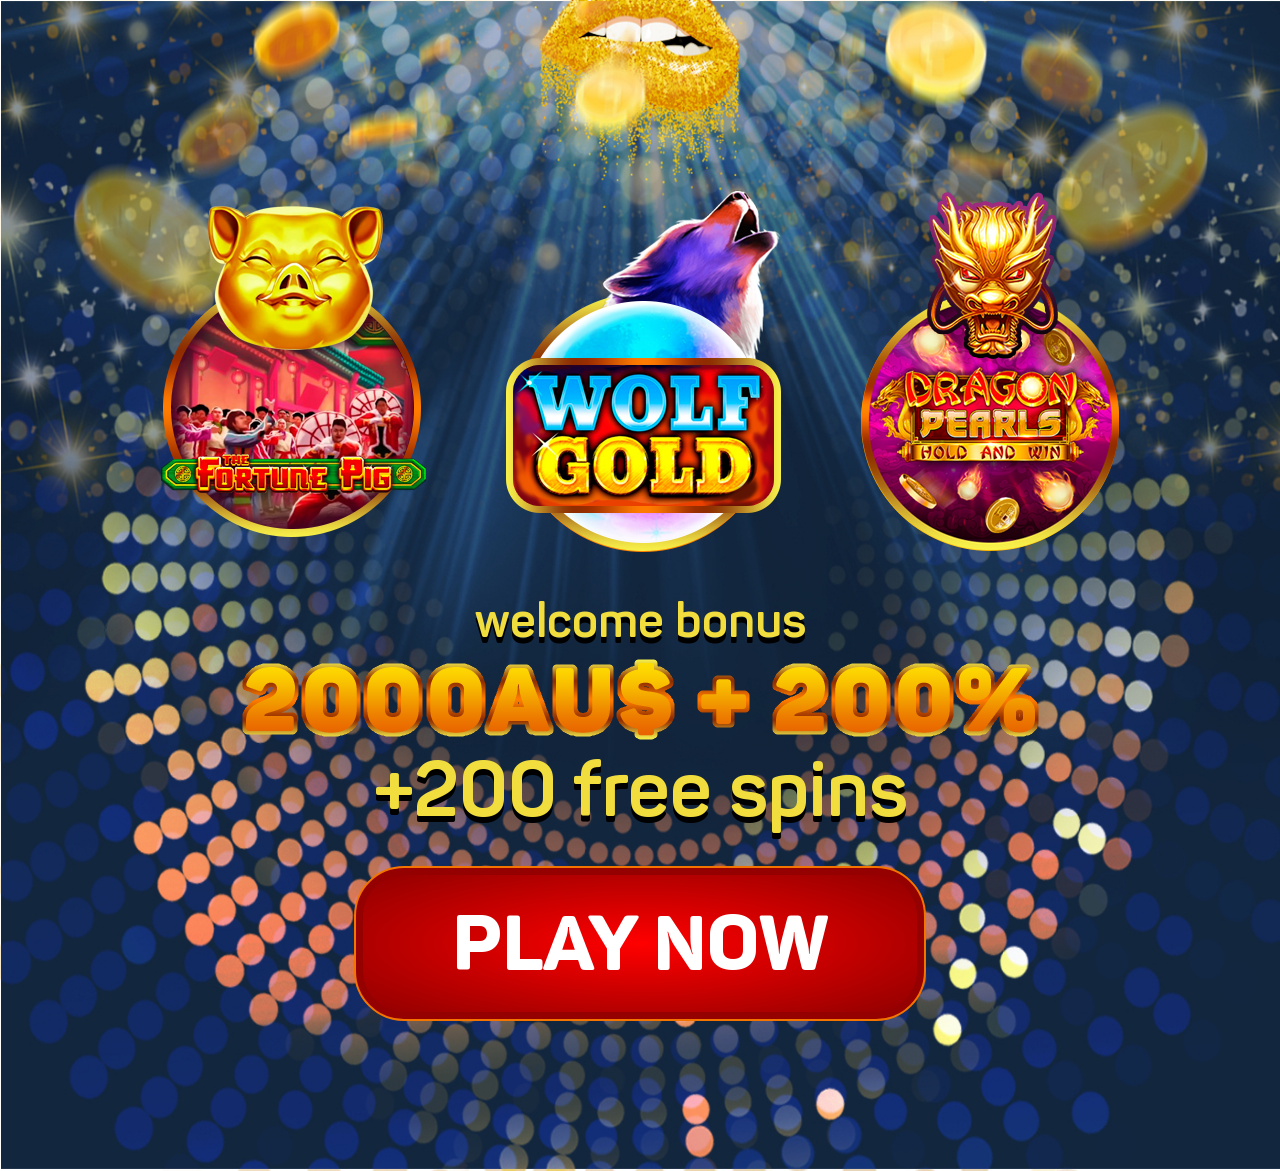
<file: index.html>
<!DOCTYPE html>
<html lang="en">
<head>
    <meta charset="UTF-8">
    <meta name="viewport" content="width=device-width, initial-scale=1.0">
    <title>Document</title>
    <link rel="stylesheet" href="style.css">
    <link rel="stylesheet" href="font/stylesheet.css">
</head>
<body>
<div class="firstpage">
    <div class="content">
        <div class="img_games">
            <a href="#"><img src="img/img1.png" alt=""></a>
            <a href="#"><img src="img/img2.png" alt=""></a>
            <a href="#"><img src="img/img3.png" alt=""></a>
        </div>
        <div class="content-text">
            <p>welcome bonus</p>
            <img src="img/font.png" class="aus">
            <p class="free">+200 free spins</p>
            <button> play now</button>
        </div>
    </div>
</div>
</body>
</html>
</file>
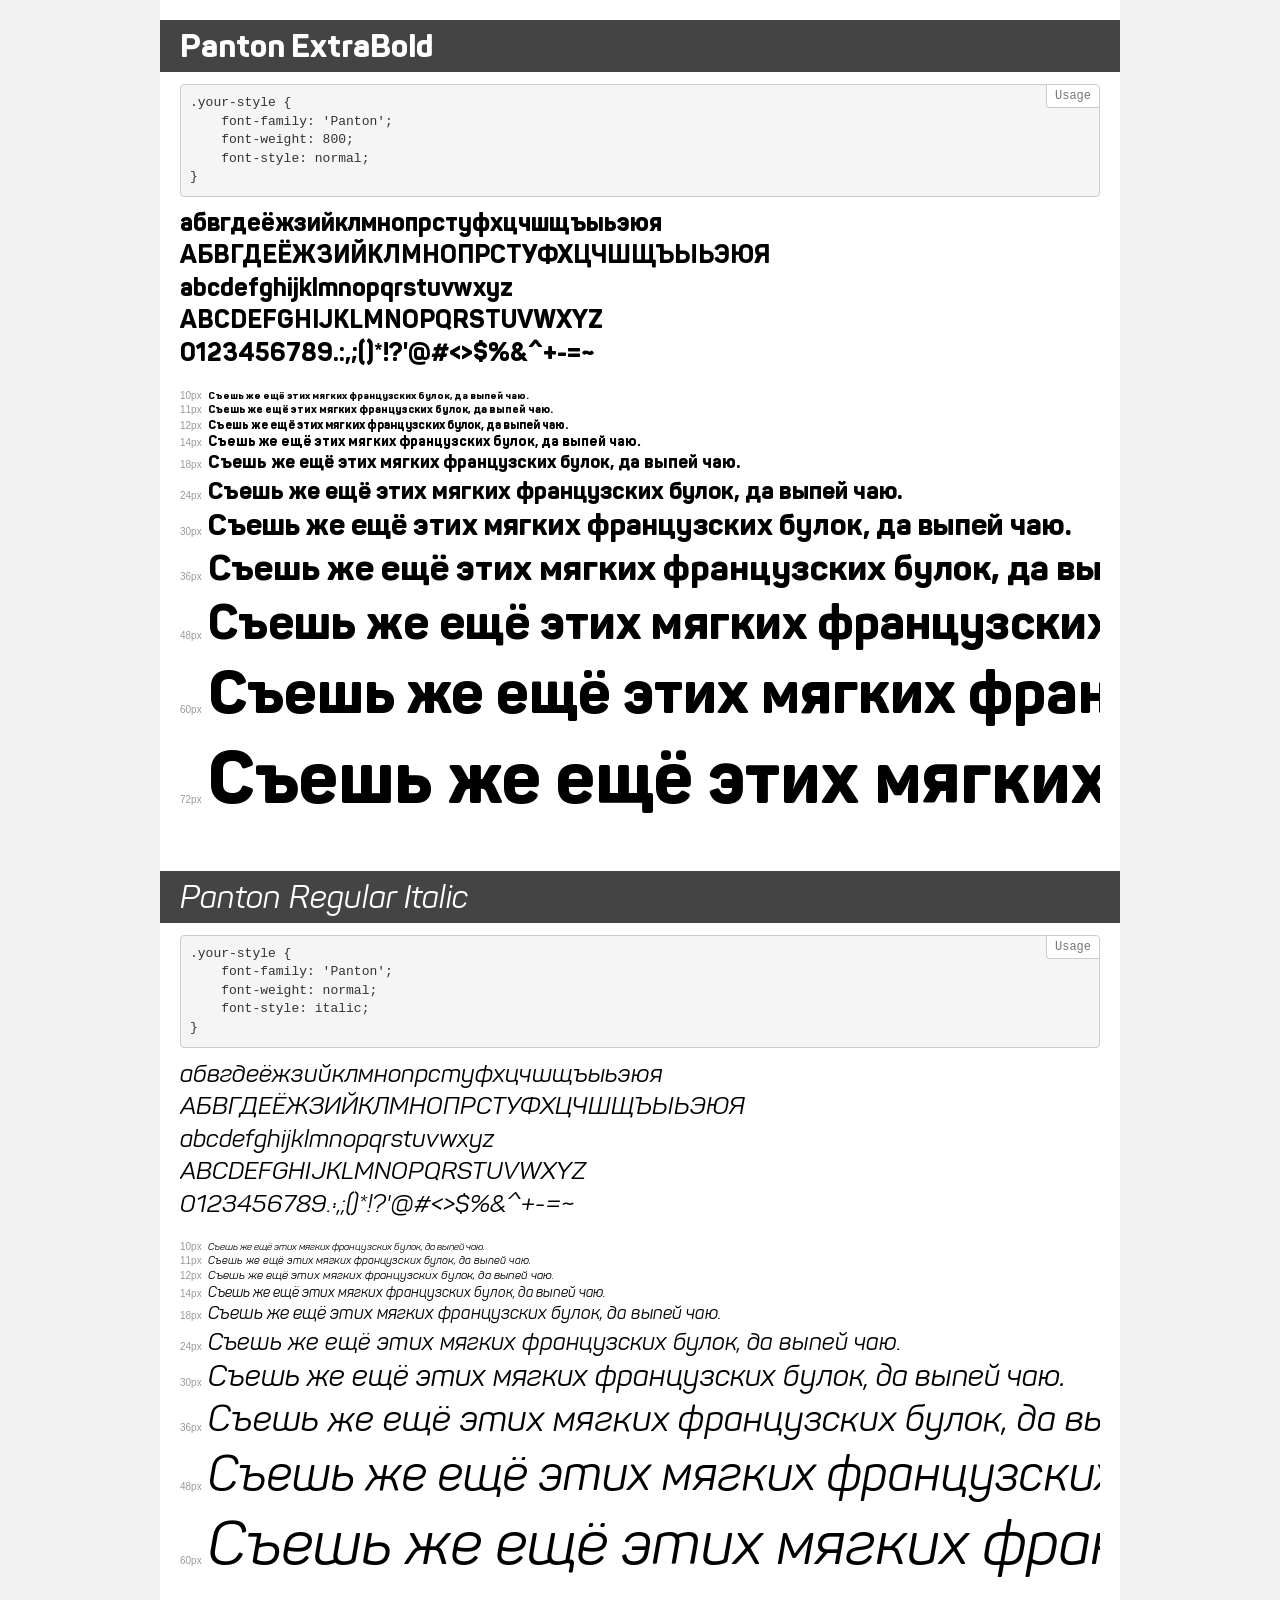
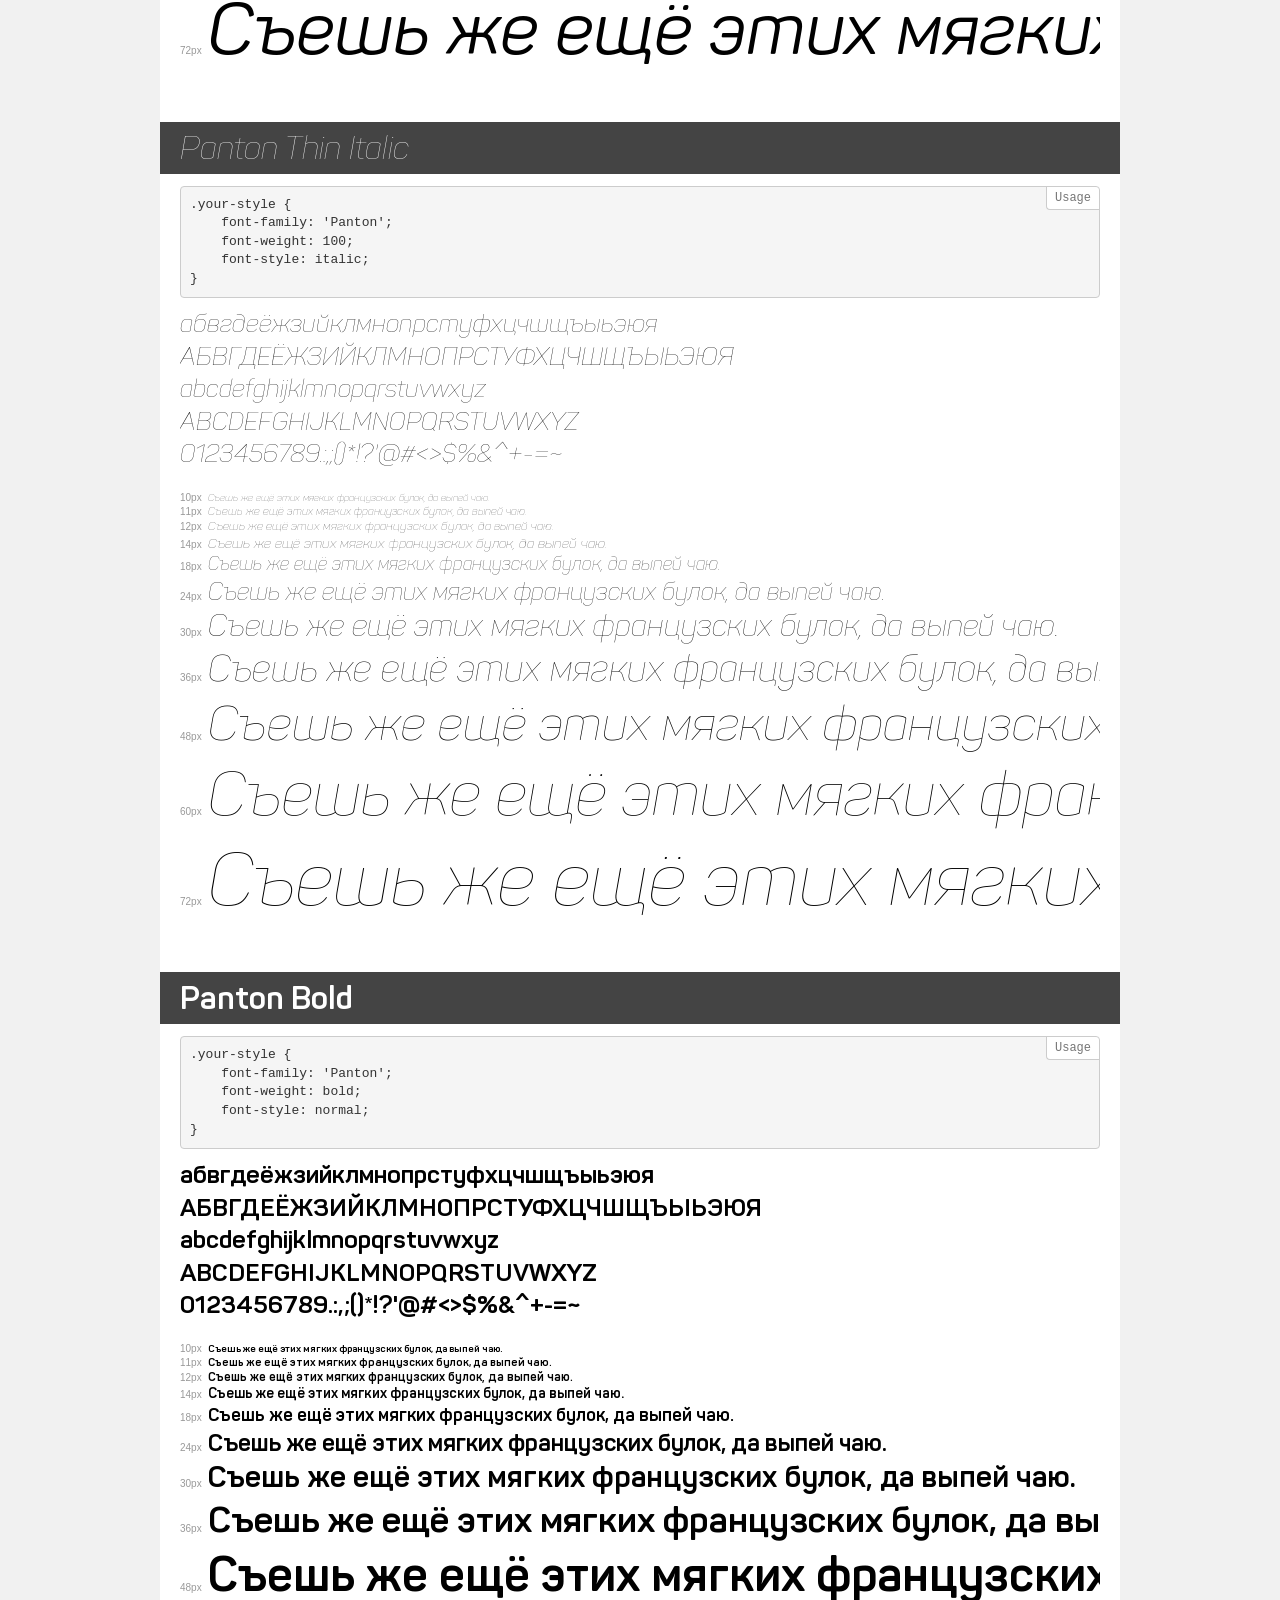
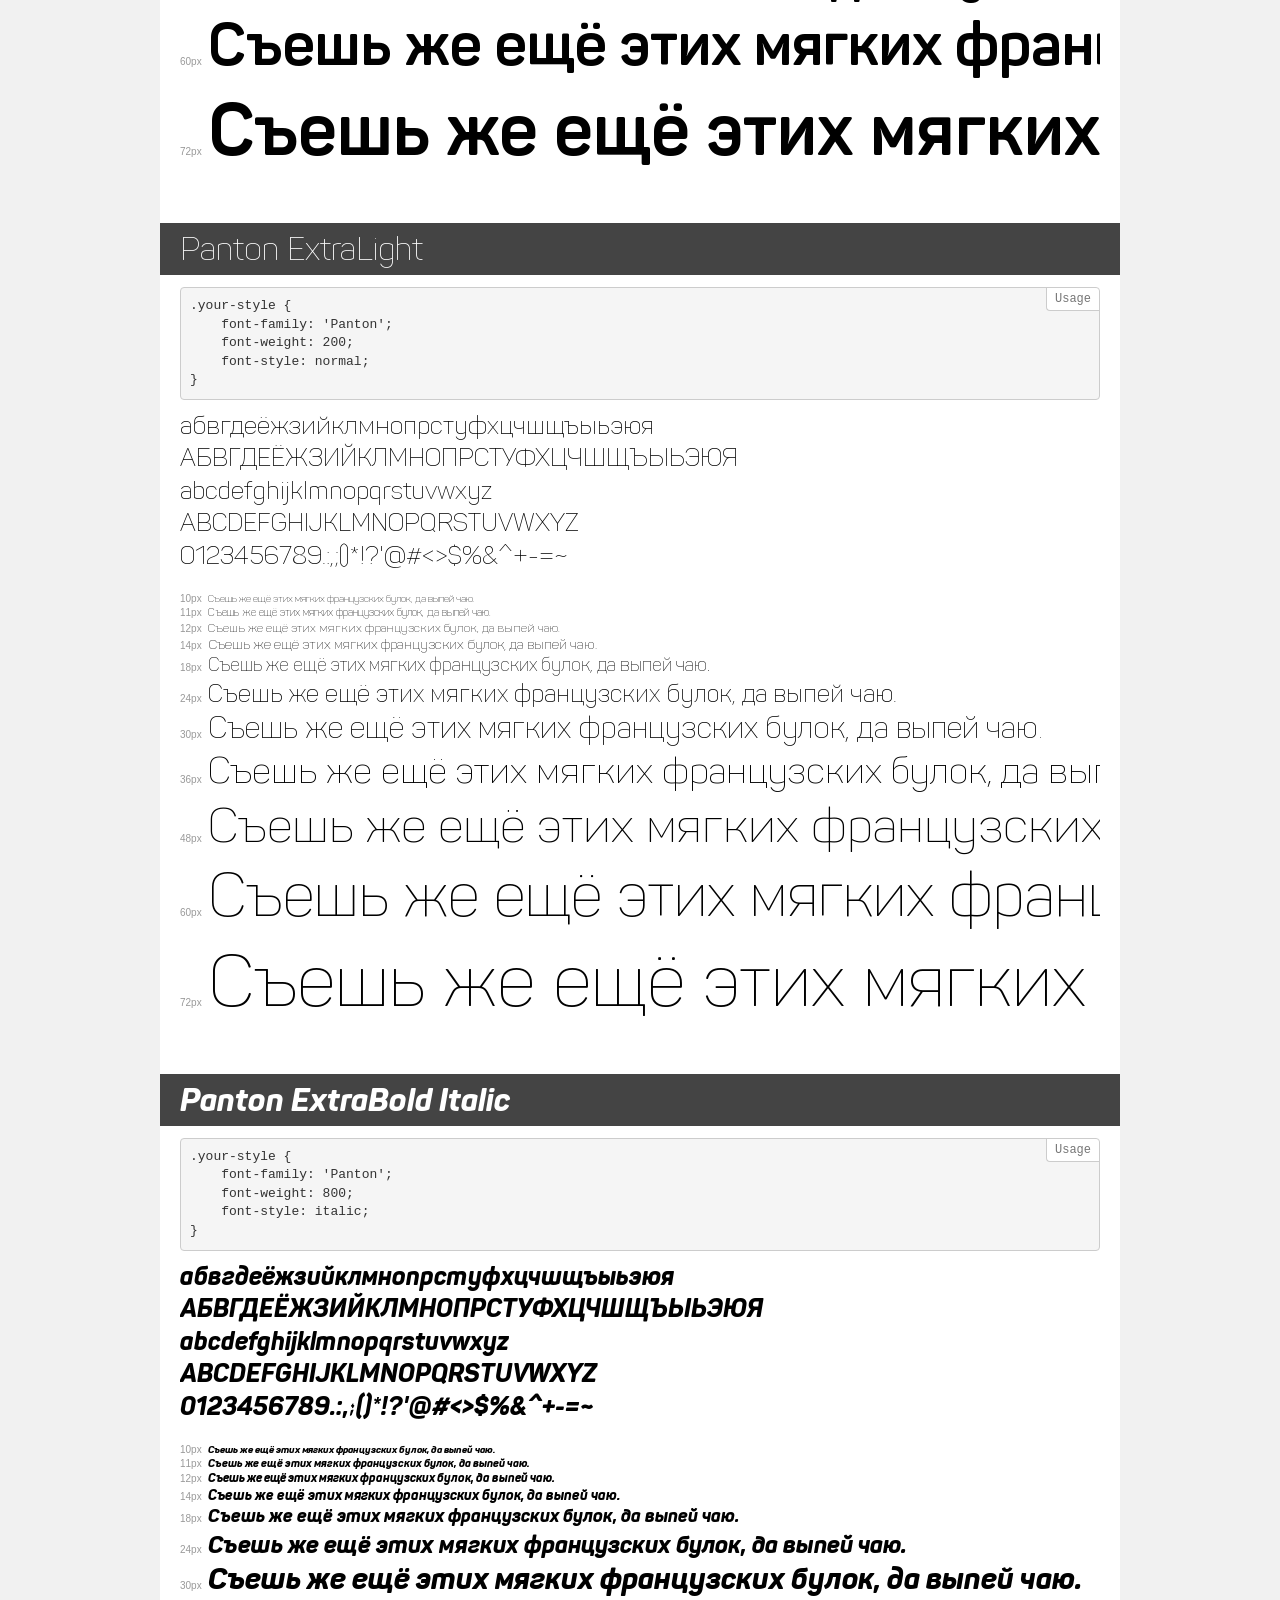
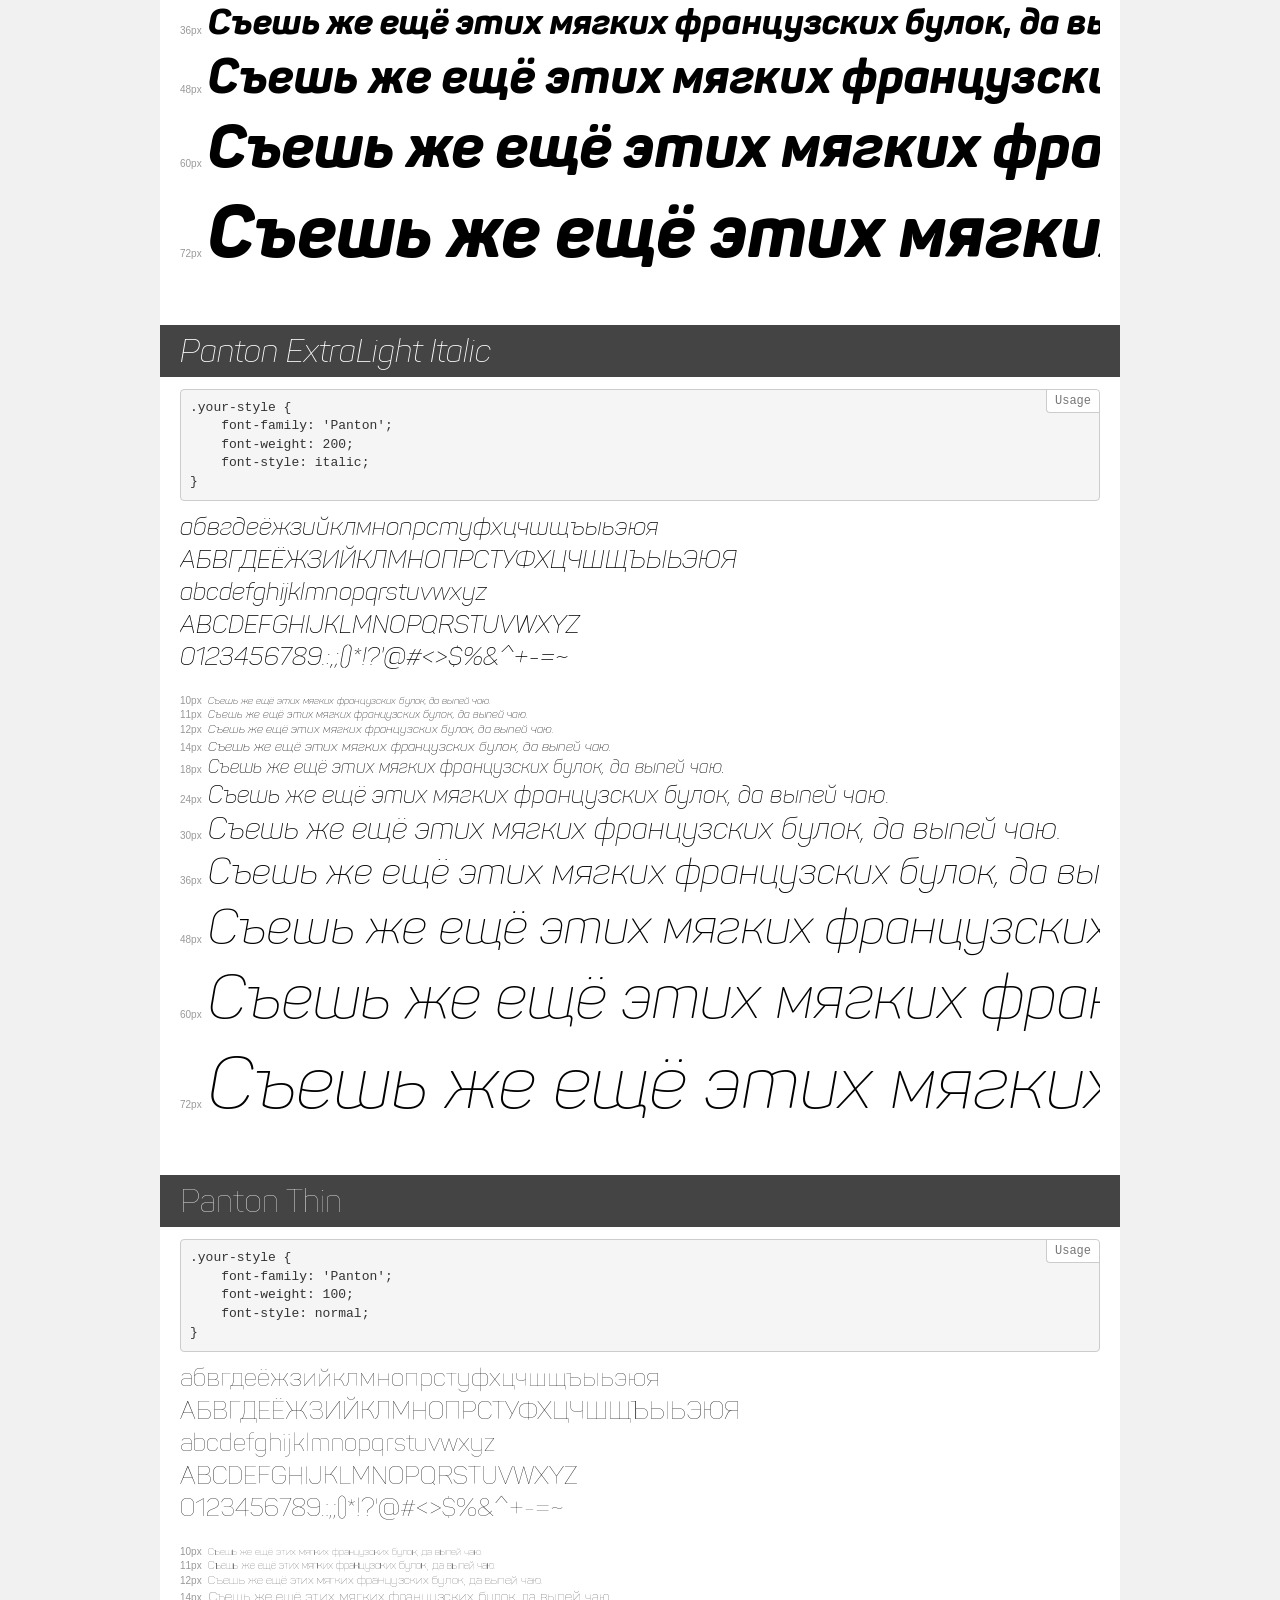
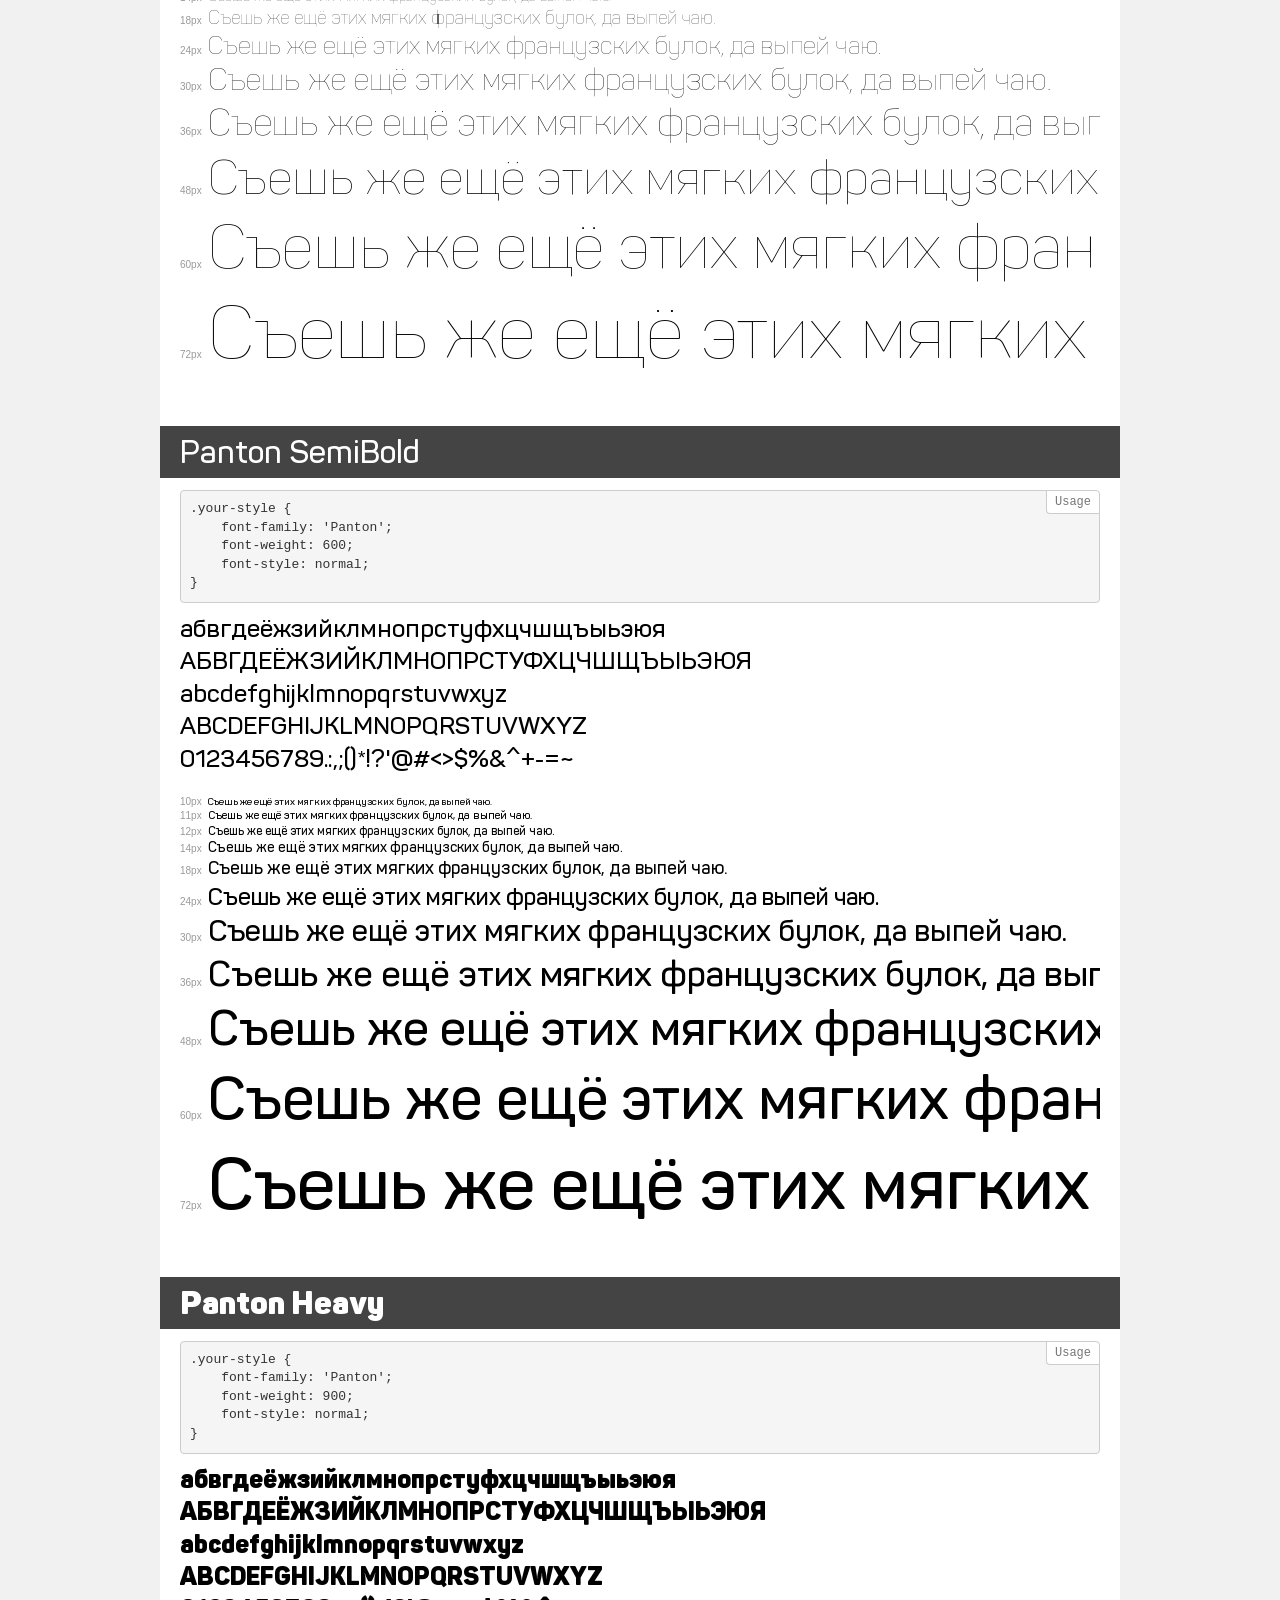
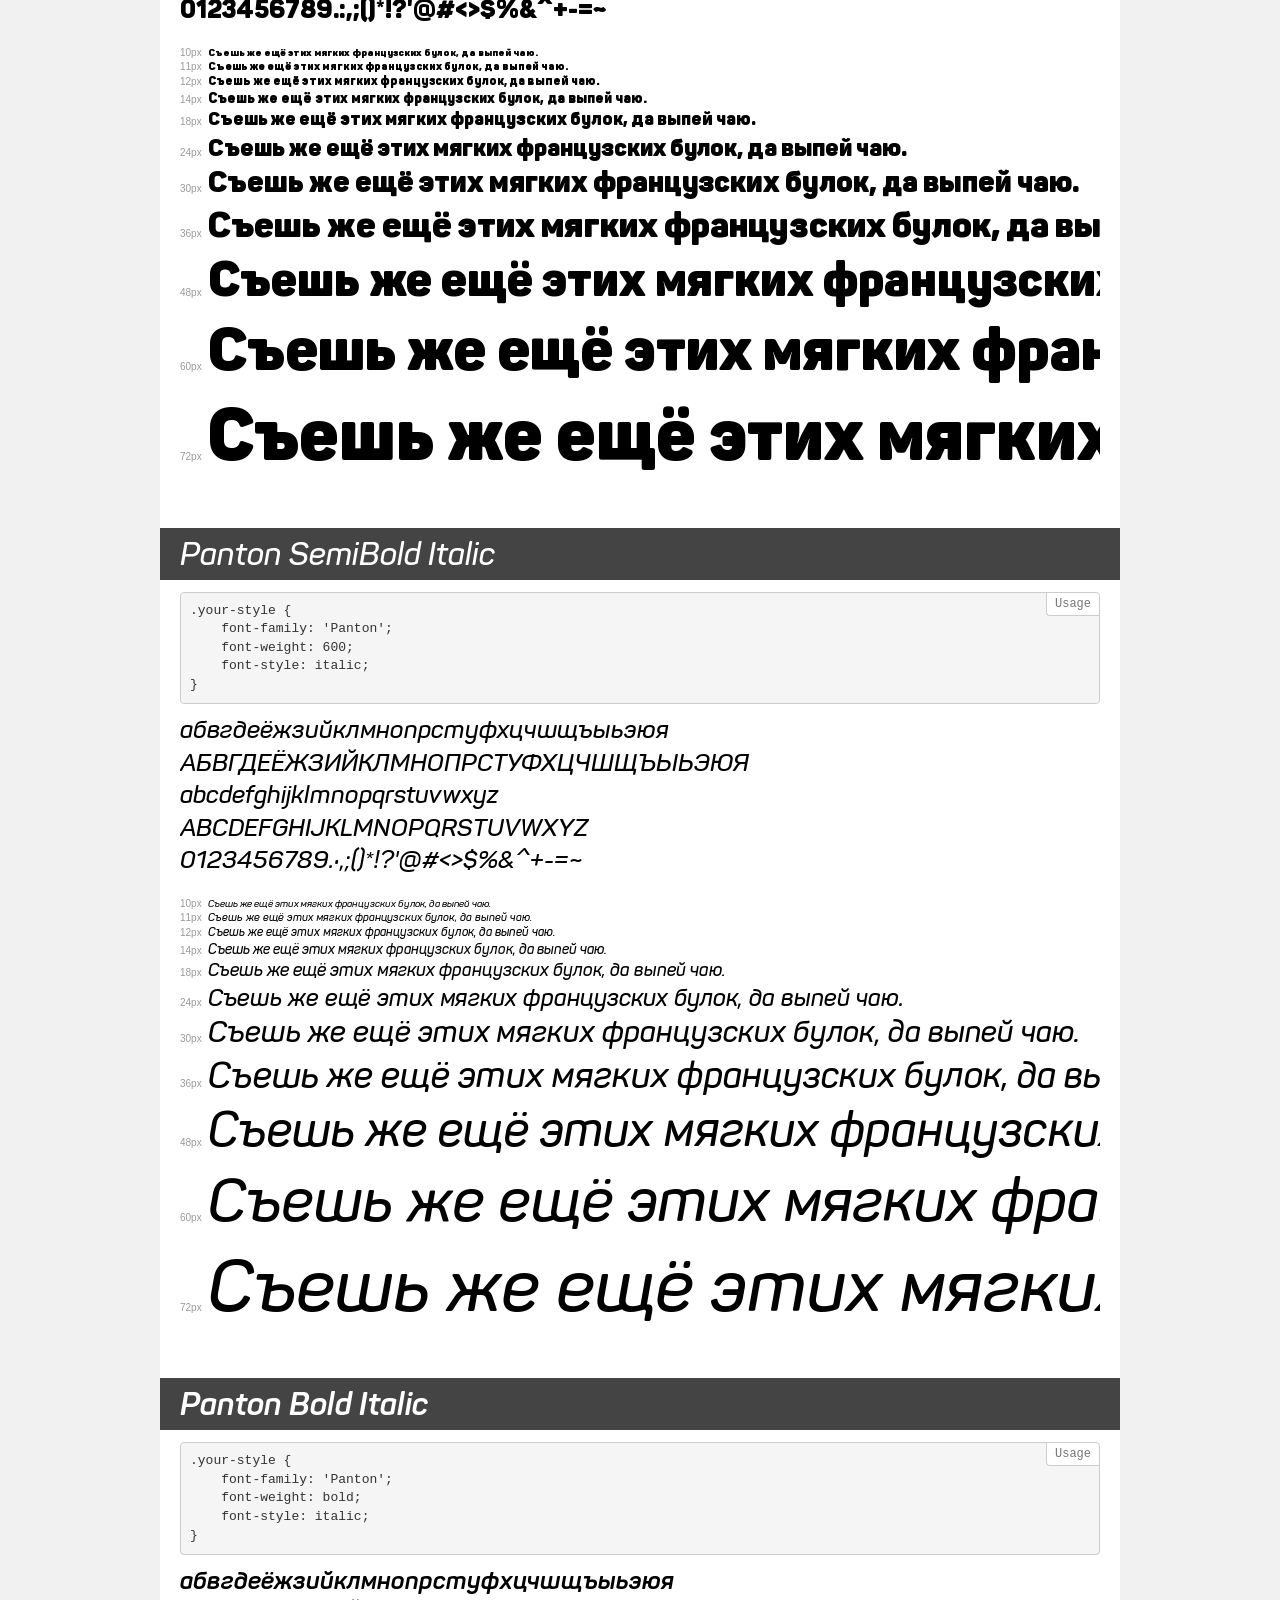
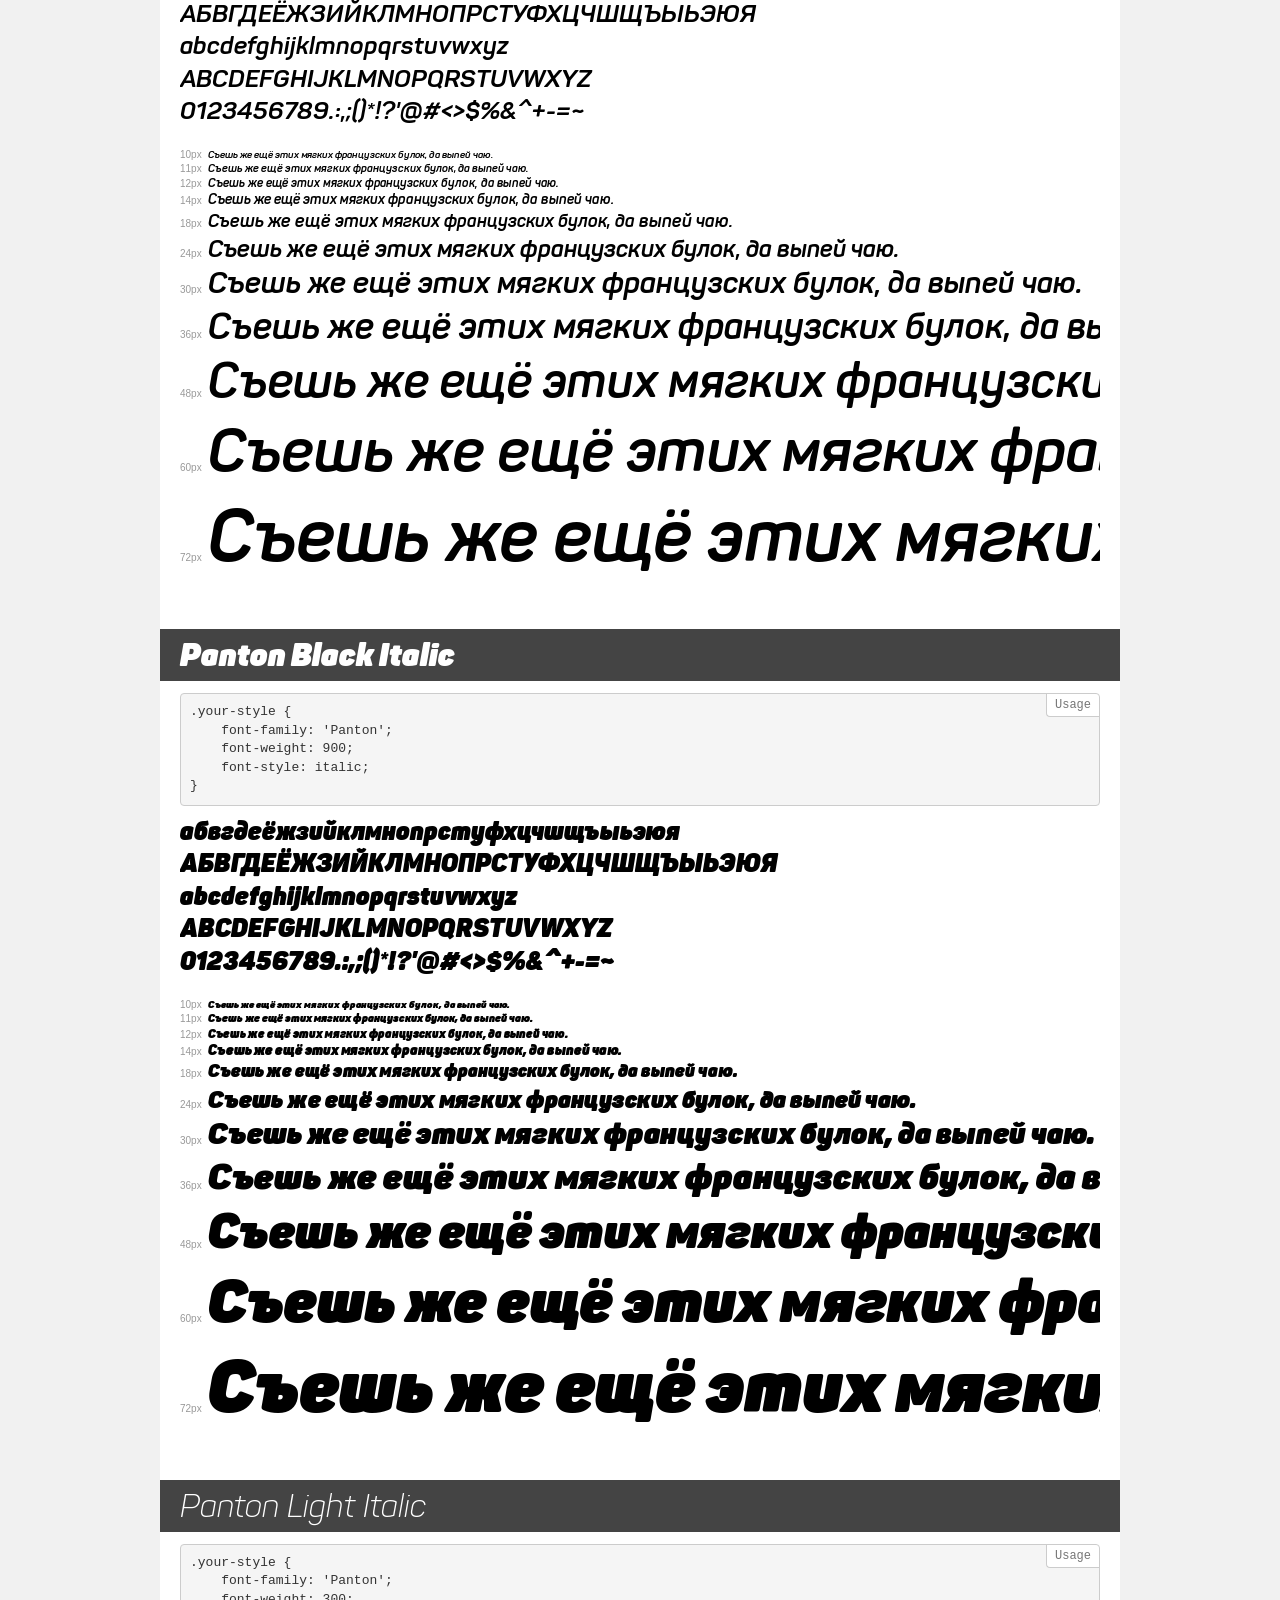
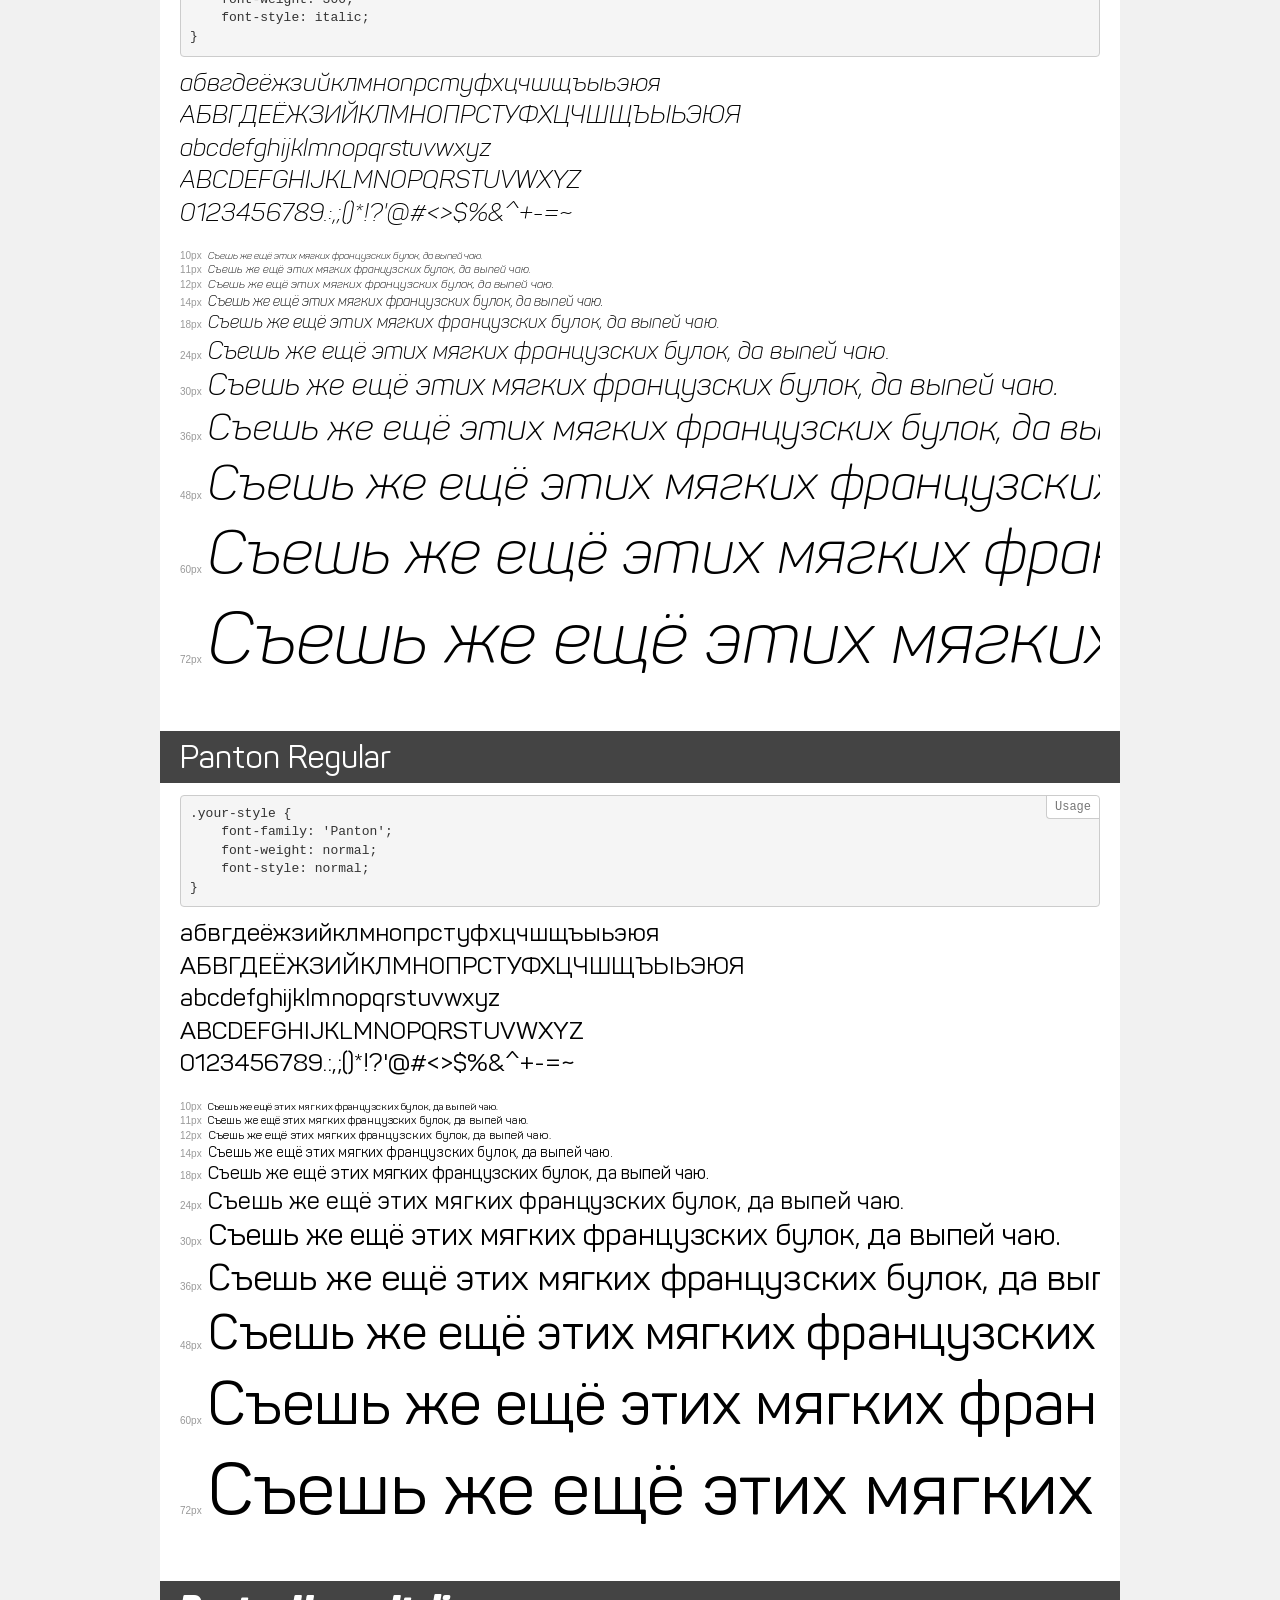
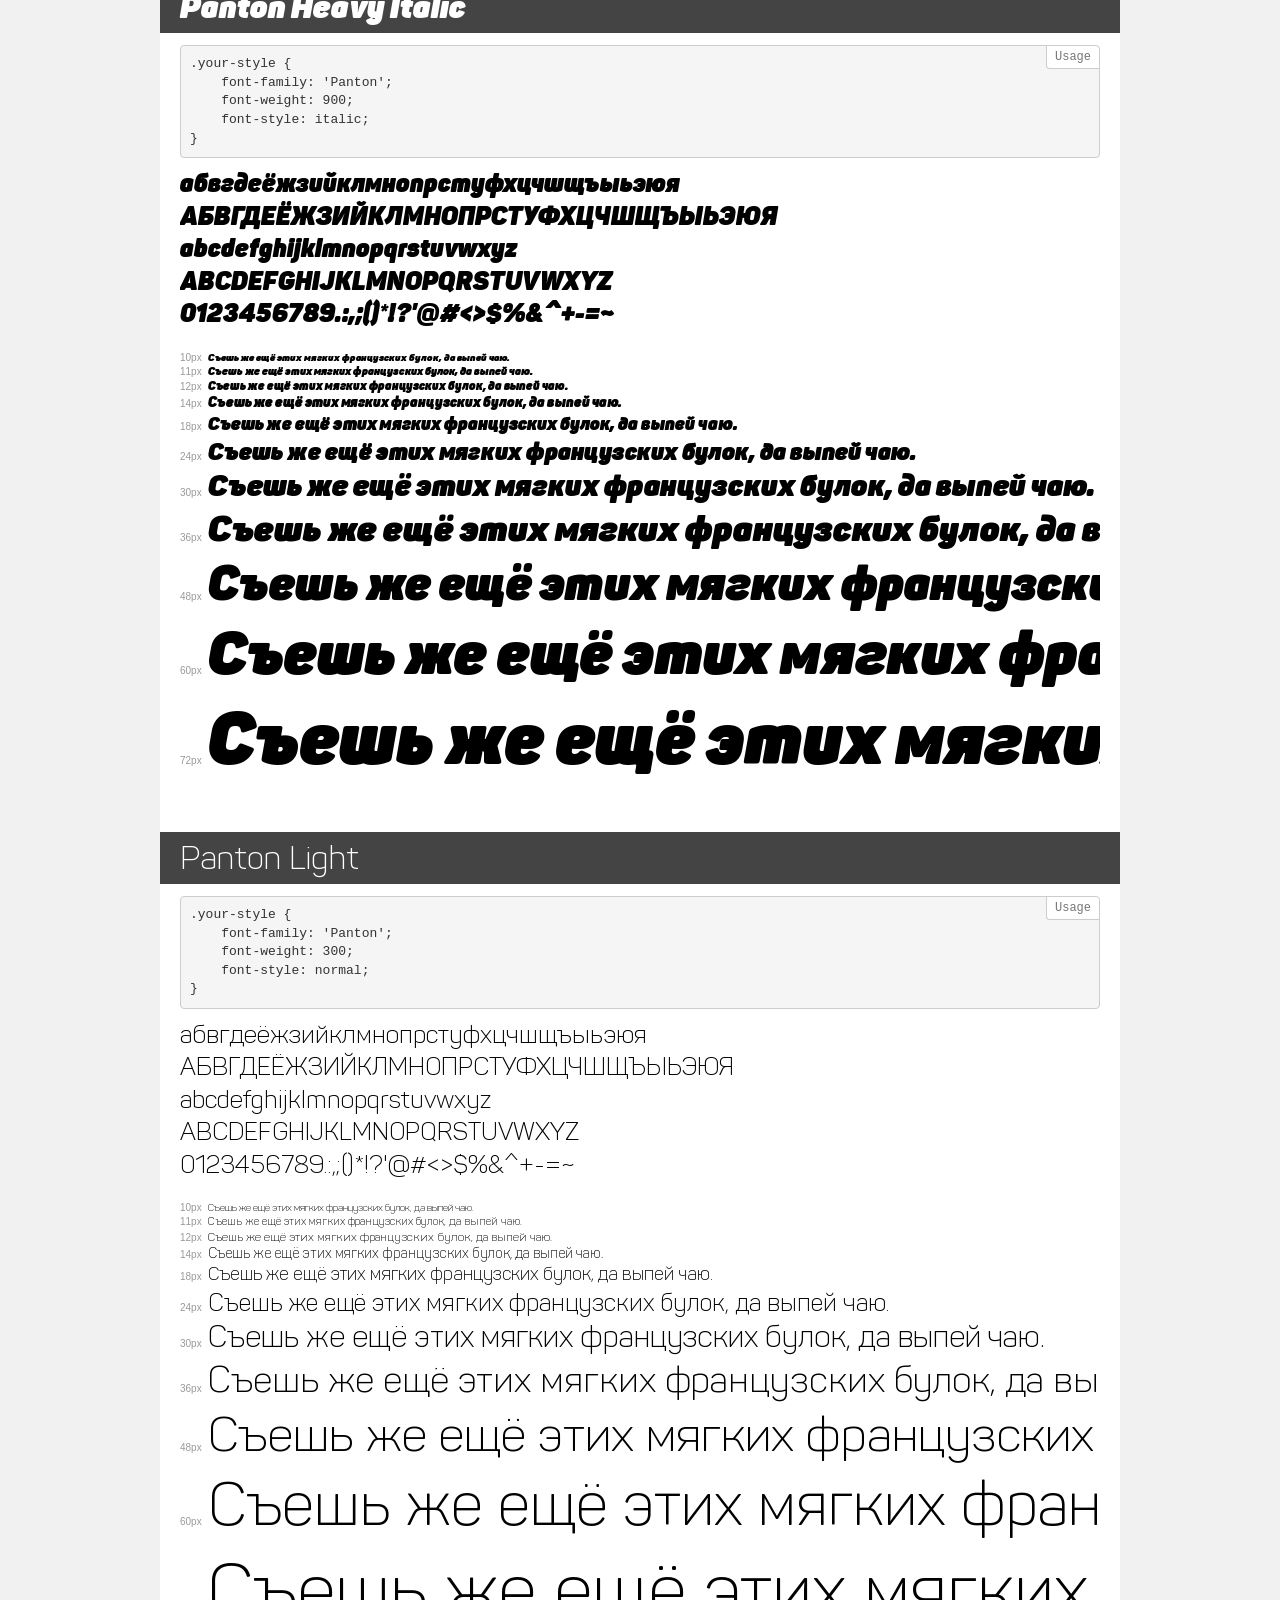
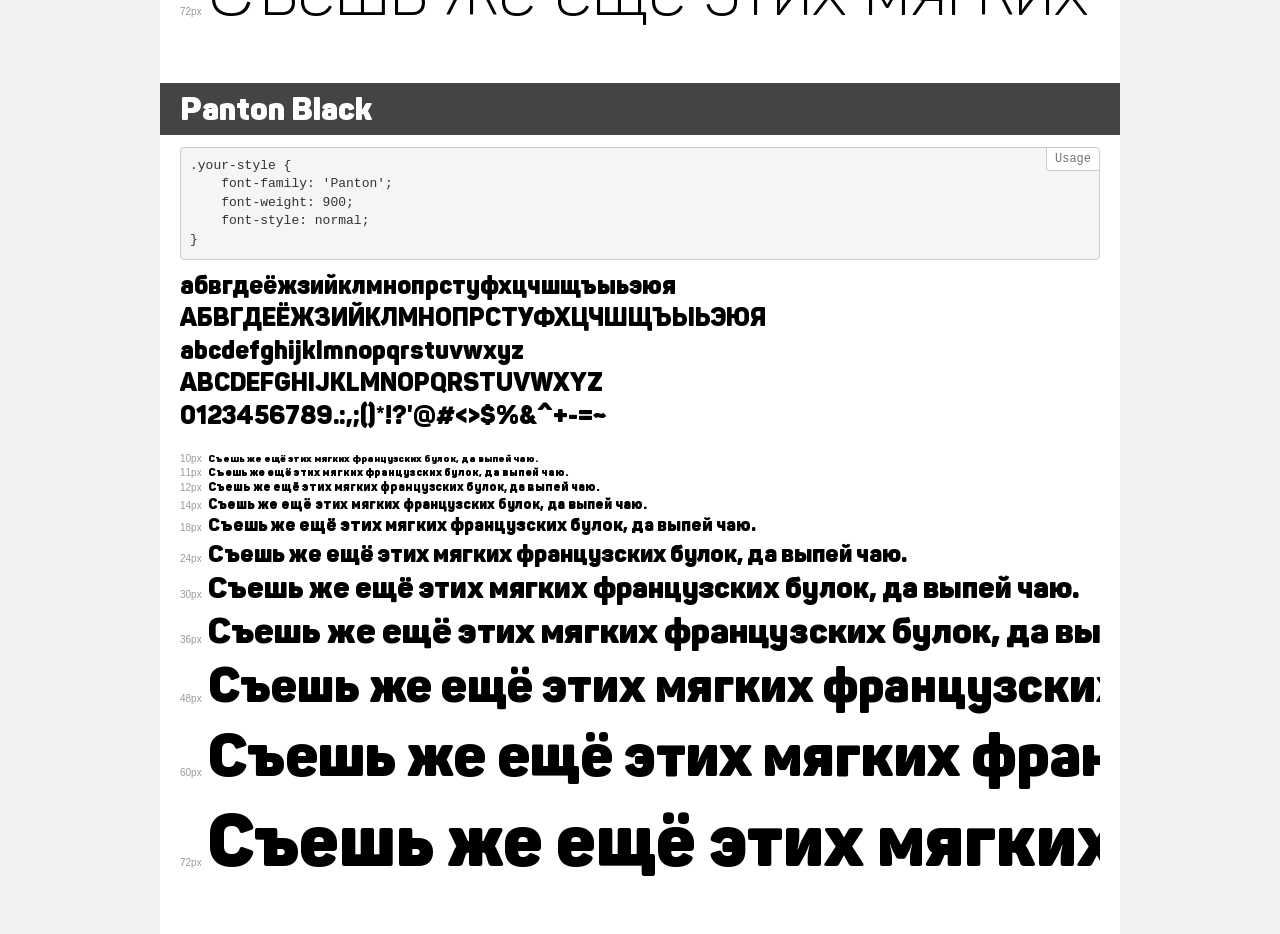
<file: font/demo.html>
<!DOCTYPE html>
<html>
<head>
    <meta charset="utf-8">
    <meta http-equiv="X-UA-Compatible" content="IE=edge">
    <meta name="viewport" content="width=device-width, initial-scale=1">
    <meta name="robots" content="noindex, noarchive">
    <meta name="format-detection" content="telephone=no">
    <title>Transfonter demo</title>
    <link href="stylesheet.css" rel="stylesheet">
    <style>
        /*
        http://meyerweb.com/eric/tools/css/reset/
        v2.0 | 20110126
        License: none (public domain)
        */
        html, body, div, span, applet, object, iframe,
        h1, h2, h3, h4, h5, h6, p, blockquote, pre,
        a, abbr, acronym, address, big, cite, code,
        del, dfn, em, img, ins, kbd, q, s, samp,
        small, strike, strong, sub, sup, tt, var,
        b, u, i, center,
        dl, dt, dd, ol, ul, li,
        fieldset, form, label, legend,
        table, caption, tbody, tfoot, thead, tr, th, td,
        article, aside, canvas, details, embed,
        figure, figcaption, footer, header, hgroup,
        menu, nav, output, ruby, section, summary,
        time, mark, audio, video {
            margin: 0;
            padding: 0;
            border: 0;
            font-size: 100%;
            font: inherit;
            vertical-align: baseline;
        }
        /* HTML5 display-role reset for older browsers */
        article, aside, details, figcaption, figure,
        footer, header, hgroup, menu, nav, section {
            display: block;
        }
        body {
            line-height: 1;
        }
        ol, ul {
            list-style: none;
        }
        blockquote, q {
            quotes: none;
        }
        blockquote:before, blockquote:after,
        q:before, q:after {
            content: '';
            content: none;
        }
        table {
            border-collapse: collapse;
            border-spacing: 0;
        }
        /* common styles */
        body {
            background: #f1f1f1;
            color: #000;
        }
        .page {
            background: #fff;
            width: 920px;
            margin: 0 auto;
            padding: 20px 20px 0 20px;
            overflow: hidden;
        }
        .font-container {
            overflow-x: auto;
            overflow-y: hidden;
            margin-bottom: 40px;
            line-height: 1.3;
            white-space: nowrap;
            padding-bottom: 5px;
        }
        h1 {
            position: relative;
            background: #444;
            font-size: 32px;
            color: #fff;
            padding: 10px 20px;
            margin: 0 -20px 12px -20px;
        }
        .letters {
            font-size: 25px;
            margin-bottom: 20px;
        }
        .s10:before {
            content: '10px';
        }
        .s11:before {
            content: '11px';
        }
        .s12:before {
            content: '12px';
        }
        .s14:before {
            content: '14px';
        }
        .s18:before {
            content: '18px';
        }
        .s24:before {
            content: '24px';
        }
        .s30:before {
            content: '30px';
        }
        .s36:before {
            content: '36px';
        }
        .s48:before {
            content: '48px';
        }
        .s60:before {
            content: '60px';
        }
        .s72:before {
            content: '72px';
        }
        .s10:before, .s11:before, .s12:before, .s14:before,
        .s18:before, .s24:before, .s30:before, .s36:before,
        .s48:before, .s60:before, .s72:before {
            font-family: Arial, sans-serif;
            font-size: 10px;
            font-weight: normal;
            font-style: normal;
            color: #999;
            padding-right: 6px;
        }
        pre {
            display: block;
            position: relative;
            padding: 9px;
            margin: 0 0 10px;
            font-family: Monaco, Menlo, Consolas, "Courier New", monospace !important;
            font-size: 13px;
            line-height: 1.428571429;
            color: #333;
            font-weight: normal !important;
            font-style: normal !important;
            background-color: #f5f5f5;
            border: 1px solid #ccc;
            overflow-x: auto;
            border-radius: 4px;
        }
        pre:after {
            display: block;
            position: absolute;
            right: 0;
            top: 0;
            content: 'Usage';
            line-height: 1;
            padding: 5px 8px;
            font-size: 12px;
            color: #767676;
            background-color: #fff;
            border: 1px solid #ccc;
            border-right: none;
            border-top: none;
            border-radius: 0 4px 0 4px;
            z-index: 10;
        }
        /* responsive */
        @media (max-width: 959px) {
            .page {
                width: auto;
                margin: 0;
            }
        }
    </style>
</head>
<body>
<div class="page">
    <div class="demo" style="font-family: 'Panton'; font-weight: 800; font-style: normal;">
        <h1>Panton ExtraBold</h1>
        <pre>.your-style {
    font-family: 'Panton';
    font-weight: 800;
    font-style: normal;
}</pre>
        <div class="font-container">
            <p class="letters">
                абвгдеёжзийклмнопрстуфхцчшщъыьэюя<br>
АБВГДЕЁЖЗИЙКЛМНОПРСТУФХЦЧШЩЪЫЬЭЮЯ<br>
abcdefghijklmnopqrstuvwxyz<br>
ABCDEFGHIJKLMNOPQRSTUVWXYZ<br>
                0123456789.:,;()*!?'@#<>$%&^+-=~
            </p>
            <p class="s10" style="font-size: 10px;">Съешь же ещё этих мягких французских булок, да выпей чаю.</p>
            <p class="s11" style="font-size: 11px;">Съешь же ещё этих мягких французских булок, да выпей чаю.</p>
            <p class="s12" style="font-size: 12px;">Съешь же ещё этих мягких французских булок, да выпей чаю.</p>
            <p class="s14" style="font-size: 14px;">Съешь же ещё этих мягких французских булок, да выпей чаю.</p>
            <p class="s18" style="font-size: 18px;">Съешь же ещё этих мягких французских булок, да выпей чаю.</p>
            <p class="s24" style="font-size: 24px;">Съешь же ещё этих мягких французских булок, да выпей чаю.</p>
            <p class="s30" style="font-size: 30px;">Съешь же ещё этих мягких французских булок, да выпей чаю.</p>
            <p class="s36" style="font-size: 36px;">Съешь же ещё этих мягких французских булок, да выпей чаю.</p>
            <p class="s48" style="font-size: 48px;">Съешь же ещё этих мягких французских булок, да выпей чаю.</p>
            <p class="s60" style="font-size: 60px;">Съешь же ещё этих мягких французских булок, да выпей чаю.</p>
            <p class="s72" style="font-size: 72px;">Съешь же ещё этих мягких французских булок, да выпей чаю.</p>
        </div>
    </div>
    <div class="demo" style="font-family: 'Panton'; font-weight: normal; font-style: italic;">
        <h1>Panton Regular Italic</h1>
        <pre>.your-style {
    font-family: 'Panton';
    font-weight: normal;
    font-style: italic;
}</pre>
        <div class="font-container">
            <p class="letters">
                абвгдеёжзийклмнопрстуфхцчшщъыьэюя<br>
АБВГДЕЁЖЗИЙКЛМНОПРСТУФХЦЧШЩЪЫЬЭЮЯ<br>
abcdefghijklmnopqrstuvwxyz<br>
ABCDEFGHIJKLMNOPQRSTUVWXYZ<br>
                0123456789.:,;()*!?'@#<>$%&^+-=~
            </p>
            <p class="s10" style="font-size: 10px;">Съешь же ещё этих мягких французских булок, да выпей чаю.</p>
            <p class="s11" style="font-size: 11px;">Съешь же ещё этих мягких французских булок, да выпей чаю.</p>
            <p class="s12" style="font-size: 12px;">Съешь же ещё этих мягких французских булок, да выпей чаю.</p>
            <p class="s14" style="font-size: 14px;">Съешь же ещё этих мягких французских булок, да выпей чаю.</p>
            <p class="s18" style="font-size: 18px;">Съешь же ещё этих мягких французских булок, да выпей чаю.</p>
            <p class="s24" style="font-size: 24px;">Съешь же ещё этих мягких французских булок, да выпей чаю.</p>
            <p class="s30" style="font-size: 30px;">Съешь же ещё этих мягких французских булок, да выпей чаю.</p>
            <p class="s36" style="font-size: 36px;">Съешь же ещё этих мягких французских булок, да выпей чаю.</p>
            <p class="s48" style="font-size: 48px;">Съешь же ещё этих мягких французских булок, да выпей чаю.</p>
            <p class="s60" style="font-size: 60px;">Съешь же ещё этих мягких французских булок, да выпей чаю.</p>
            <p class="s72" style="font-size: 72px;">Съешь же ещё этих мягких французских булок, да выпей чаю.</p>
        </div>
    </div>
    <div class="demo" style="font-family: 'Panton'; font-weight: 100; font-style: italic;">
        <h1>Panton Thin Italic</h1>
        <pre>.your-style {
    font-family: 'Panton';
    font-weight: 100;
    font-style: italic;
}</pre>
        <div class="font-container">
            <p class="letters">
                абвгдеёжзийклмнопрстуфхцчшщъыьэюя<br>
АБВГДЕЁЖЗИЙКЛМНОПРСТУФХЦЧШЩЪЫЬЭЮЯ<br>
abcdefghijklmnopqrstuvwxyz<br>
ABCDEFGHIJKLMNOPQRSTUVWXYZ<br>
                0123456789.:,;()*!?'@#<>$%&^+-=~
            </p>
            <p class="s10" style="font-size: 10px;">Съешь же ещё этих мягких французских булок, да выпей чаю.</p>
            <p class="s11" style="font-size: 11px;">Съешь же ещё этих мягких французских булок, да выпей чаю.</p>
            <p class="s12" style="font-size: 12px;">Съешь же ещё этих мягких французских булок, да выпей чаю.</p>
            <p class="s14" style="font-size: 14px;">Съешь же ещё этих мягких французских булок, да выпей чаю.</p>
            <p class="s18" style="font-size: 18px;">Съешь же ещё этих мягких французских булок, да выпей чаю.</p>
            <p class="s24" style="font-size: 24px;">Съешь же ещё этих мягких французских булок, да выпей чаю.</p>
            <p class="s30" style="font-size: 30px;">Съешь же ещё этих мягких французских булок, да выпей чаю.</p>
            <p class="s36" style="font-size: 36px;">Съешь же ещё этих мягких французских булок, да выпей чаю.</p>
            <p class="s48" style="font-size: 48px;">Съешь же ещё этих мягких французских булок, да выпей чаю.</p>
            <p class="s60" style="font-size: 60px;">Съешь же ещё этих мягких французских булок, да выпей чаю.</p>
            <p class="s72" style="font-size: 72px;">Съешь же ещё этих мягких французских булок, да выпей чаю.</p>
        </div>
    </div>
    <div class="demo" style="font-family: 'Panton'; font-weight: bold; font-style: normal;">
        <h1>Panton Bold</h1>
        <pre>.your-style {
    font-family: 'Panton';
    font-weight: bold;
    font-style: normal;
}</pre>
        <div class="font-container">
            <p class="letters">
                абвгдеёжзийклмнопрстуфхцчшщъыьэюя<br>
АБВГДЕЁЖЗИЙКЛМНОПРСТУФХЦЧШЩЪЫЬЭЮЯ<br>
abcdefghijklmnopqrstuvwxyz<br>
ABCDEFGHIJKLMNOPQRSTUVWXYZ<br>
                0123456789.:,;()*!?'@#<>$%&^+-=~
            </p>
            <p class="s10" style="font-size: 10px;">Съешь же ещё этих мягких французских булок, да выпей чаю.</p>
            <p class="s11" style="font-size: 11px;">Съешь же ещё этих мягких французских булок, да выпей чаю.</p>
            <p class="s12" style="font-size: 12px;">Съешь же ещё этих мягких французских булок, да выпей чаю.</p>
            <p class="s14" style="font-size: 14px;">Съешь же ещё этих мягких французских булок, да выпей чаю.</p>
            <p class="s18" style="font-size: 18px;">Съешь же ещё этих мягких французских булок, да выпей чаю.</p>
            <p class="s24" style="font-size: 24px;">Съешь же ещё этих мягких французских булок, да выпей чаю.</p>
            <p class="s30" style="font-size: 30px;">Съешь же ещё этих мягких французских булок, да выпей чаю.</p>
            <p class="s36" style="font-size: 36px;">Съешь же ещё этих мягких французских булок, да выпей чаю.</p>
            <p class="s48" style="font-size: 48px;">Съешь же ещё этих мягких французских булок, да выпей чаю.</p>
            <p class="s60" style="font-size: 60px;">Съешь же ещё этих мягких французских булок, да выпей чаю.</p>
            <p class="s72" style="font-size: 72px;">Съешь же ещё этих мягких французских булок, да выпей чаю.</p>
        </div>
    </div>
    <div class="demo" style="font-family: 'Panton'; font-weight: 200; font-style: normal;">
        <h1>Panton ExtraLight</h1>
        <pre>.your-style {
    font-family: 'Panton';
    font-weight: 200;
    font-style: normal;
}</pre>
        <div class="font-container">
            <p class="letters">
                абвгдеёжзийклмнопрстуфхцчшщъыьэюя<br>
АБВГДЕЁЖЗИЙКЛМНОПРСТУФХЦЧШЩЪЫЬЭЮЯ<br>
abcdefghijklmnopqrstuvwxyz<br>
ABCDEFGHIJKLMNOPQRSTUVWXYZ<br>
                0123456789.:,;()*!?'@#<>$%&^+-=~
            </p>
            <p class="s10" style="font-size: 10px;">Съешь же ещё этих мягких французских булок, да выпей чаю.</p>
            <p class="s11" style="font-size: 11px;">Съешь же ещё этих мягких французских булок, да выпей чаю.</p>
            <p class="s12" style="font-size: 12px;">Съешь же ещё этих мягких французских булок, да выпей чаю.</p>
            <p class="s14" style="font-size: 14px;">Съешь же ещё этих мягких французских булок, да выпей чаю.</p>
            <p class="s18" style="font-size: 18px;">Съешь же ещё этих мягких французских булок, да выпей чаю.</p>
            <p class="s24" style="font-size: 24px;">Съешь же ещё этих мягких французских булок, да выпей чаю.</p>
            <p class="s30" style="font-size: 30px;">Съешь же ещё этих мягких французских булок, да выпей чаю.</p>
            <p class="s36" style="font-size: 36px;">Съешь же ещё этих мягких французских булок, да выпей чаю.</p>
            <p class="s48" style="font-size: 48px;">Съешь же ещё этих мягких французских булок, да выпей чаю.</p>
            <p class="s60" style="font-size: 60px;">Съешь же ещё этих мягких французских булок, да выпей чаю.</p>
            <p class="s72" style="font-size: 72px;">Съешь же ещё этих мягких французских булок, да выпей чаю.</p>
        </div>
    </div>
    <div class="demo" style="font-family: 'Panton'; font-weight: 800; font-style: italic;">
        <h1>Panton ExtraBold Italic</h1>
        <pre>.your-style {
    font-family: 'Panton';
    font-weight: 800;
    font-style: italic;
}</pre>
        <div class="font-container">
            <p class="letters">
                абвгдеёжзийклмнопрстуфхцчшщъыьэюя<br>
АБВГДЕЁЖЗИЙКЛМНОПРСТУФХЦЧШЩЪЫЬЭЮЯ<br>
abcdefghijklmnopqrstuvwxyz<br>
ABCDEFGHIJKLMNOPQRSTUVWXYZ<br>
                0123456789.:,;()*!?'@#<>$%&^+-=~
            </p>
            <p class="s10" style="font-size: 10px;">Съешь же ещё этих мягких французских булок, да выпей чаю.</p>
            <p class="s11" style="font-size: 11px;">Съешь же ещё этих мягких французских булок, да выпей чаю.</p>
            <p class="s12" style="font-size: 12px;">Съешь же ещё этих мягких французских булок, да выпей чаю.</p>
            <p class="s14" style="font-size: 14px;">Съешь же ещё этих мягких французских булок, да выпей чаю.</p>
            <p class="s18" style="font-size: 18px;">Съешь же ещё этих мягких французских булок, да выпей чаю.</p>
            <p class="s24" style="font-size: 24px;">Съешь же ещё этих мягких французских булок, да выпей чаю.</p>
            <p class="s30" style="font-size: 30px;">Съешь же ещё этих мягких французских булок, да выпей чаю.</p>
            <p class="s36" style="font-size: 36px;">Съешь же ещё этих мягких французских булок, да выпей чаю.</p>
            <p class="s48" style="font-size: 48px;">Съешь же ещё этих мягких французских булок, да выпей чаю.</p>
            <p class="s60" style="font-size: 60px;">Съешь же ещё этих мягких французских булок, да выпей чаю.</p>
            <p class="s72" style="font-size: 72px;">Съешь же ещё этих мягких французских булок, да выпей чаю.</p>
        </div>
    </div>
    <div class="demo" style="font-family: 'Panton'; font-weight: 200; font-style: italic;">
        <h1>Panton ExtraLight Italic</h1>
        <pre>.your-style {
    font-family: 'Panton';
    font-weight: 200;
    font-style: italic;
}</pre>
        <div class="font-container">
            <p class="letters">
                абвгдеёжзийклмнопрстуфхцчшщъыьэюя<br>
АБВГДЕЁЖЗИЙКЛМНОПРСТУФХЦЧШЩЪЫЬЭЮЯ<br>
abcdefghijklmnopqrstuvwxyz<br>
ABCDEFGHIJKLMNOPQRSTUVWXYZ<br>
                0123456789.:,;()*!?'@#<>$%&^+-=~
            </p>
            <p class="s10" style="font-size: 10px;">Съешь же ещё этих мягких французских булок, да выпей чаю.</p>
            <p class="s11" style="font-size: 11px;">Съешь же ещё этих мягких французских булок, да выпей чаю.</p>
            <p class="s12" style="font-size: 12px;">Съешь же ещё этих мягких французских булок, да выпей чаю.</p>
            <p class="s14" style="font-size: 14px;">Съешь же ещё этих мягких французских булок, да выпей чаю.</p>
            <p class="s18" style="font-size: 18px;">Съешь же ещё этих мягких французских булок, да выпей чаю.</p>
            <p class="s24" style="font-size: 24px;">Съешь же ещё этих мягких французских булок, да выпей чаю.</p>
            <p class="s30" style="font-size: 30px;">Съешь же ещё этих мягких французских булок, да выпей чаю.</p>
            <p class="s36" style="font-size: 36px;">Съешь же ещё этих мягких французских булок, да выпей чаю.</p>
            <p class="s48" style="font-size: 48px;">Съешь же ещё этих мягких французских булок, да выпей чаю.</p>
            <p class="s60" style="font-size: 60px;">Съешь же ещё этих мягких французских булок, да выпей чаю.</p>
            <p class="s72" style="font-size: 72px;">Съешь же ещё этих мягких французских булок, да выпей чаю.</p>
        </div>
    </div>
    <div class="demo" style="font-family: 'Panton'; font-weight: 100; font-style: normal;">
        <h1>Panton Thin</h1>
        <pre>.your-style {
    font-family: 'Panton';
    font-weight: 100;
    font-style: normal;
}</pre>
        <div class="font-container">
            <p class="letters">
                абвгдеёжзийклмнопрстуфхцчшщъыьэюя<br>
АБВГДЕЁЖЗИЙКЛМНОПРСТУФХЦЧШЩЪЫЬЭЮЯ<br>
abcdefghijklmnopqrstuvwxyz<br>
ABCDEFGHIJKLMNOPQRSTUVWXYZ<br>
                0123456789.:,;()*!?'@#<>$%&^+-=~
            </p>
            <p class="s10" style="font-size: 10px;">Съешь же ещё этих мягких французских булок, да выпей чаю.</p>
            <p class="s11" style="font-size: 11px;">Съешь же ещё этих мягких французских булок, да выпей чаю.</p>
            <p class="s12" style="font-size: 12px;">Съешь же ещё этих мягких французских булок, да выпей чаю.</p>
            <p class="s14" style="font-size: 14px;">Съешь же ещё этих мягких французских булок, да выпей чаю.</p>
            <p class="s18" style="font-size: 18px;">Съешь же ещё этих мягких французских булок, да выпей чаю.</p>
            <p class="s24" style="font-size: 24px;">Съешь же ещё этих мягких французских булок, да выпей чаю.</p>
            <p class="s30" style="font-size: 30px;">Съешь же ещё этих мягких французских булок, да выпей чаю.</p>
            <p class="s36" style="font-size: 36px;">Съешь же ещё этих мягких французских булок, да выпей чаю.</p>
            <p class="s48" style="font-size: 48px;">Съешь же ещё этих мягких французских булок, да выпей чаю.</p>
            <p class="s60" style="font-size: 60px;">Съешь же ещё этих мягких французских булок, да выпей чаю.</p>
            <p class="s72" style="font-size: 72px;">Съешь же ещё этих мягких французских булок, да выпей чаю.</p>
        </div>
    </div>
    <div class="demo" style="font-family: 'Panton'; font-weight: 600; font-style: normal;">
        <h1>Panton SemiBold</h1>
        <pre>.your-style {
    font-family: 'Panton';
    font-weight: 600;
    font-style: normal;
}</pre>
        <div class="font-container">
            <p class="letters">
                абвгдеёжзийклмнопрстуфхцчшщъыьэюя<br>
АБВГДЕЁЖЗИЙКЛМНОПРСТУФХЦЧШЩЪЫЬЭЮЯ<br>
abcdefghijklmnopqrstuvwxyz<br>
ABCDEFGHIJKLMNOPQRSTUVWXYZ<br>
                0123456789.:,;()*!?'@#<>$%&^+-=~
            </p>
            <p class="s10" style="font-size: 10px;">Съешь же ещё этих мягких французских булок, да выпей чаю.</p>
            <p class="s11" style="font-size: 11px;">Съешь же ещё этих мягких французских булок, да выпей чаю.</p>
            <p class="s12" style="font-size: 12px;">Съешь же ещё этих мягких французских булок, да выпей чаю.</p>
            <p class="s14" style="font-size: 14px;">Съешь же ещё этих мягких французских булок, да выпей чаю.</p>
            <p class="s18" style="font-size: 18px;">Съешь же ещё этих мягких французских булок, да выпей чаю.</p>
            <p class="s24" style="font-size: 24px;">Съешь же ещё этих мягких французских булок, да выпей чаю.</p>
            <p class="s30" style="font-size: 30px;">Съешь же ещё этих мягких французских булок, да выпей чаю.</p>
            <p class="s36" style="font-size: 36px;">Съешь же ещё этих мягких французских булок, да выпей чаю.</p>
            <p class="s48" style="font-size: 48px;">Съешь же ещё этих мягких французских булок, да выпей чаю.</p>
            <p class="s60" style="font-size: 60px;">Съешь же ещё этих мягких французских булок, да выпей чаю.</p>
            <p class="s72" style="font-size: 72px;">Съешь же ещё этих мягких французских булок, да выпей чаю.</p>
        </div>
    </div>
    <div class="demo" style="font-family: 'Panton'; font-weight: 900; font-style: normal;">
        <h1>Panton Heavy</h1>
        <pre>.your-style {
    font-family: 'Panton';
    font-weight: 900;
    font-style: normal;
}</pre>
        <div class="font-container">
            <p class="letters">
                абвгдеёжзийклмнопрстуфхцчшщъыьэюя<br>
АБВГДЕЁЖЗИЙКЛМНОПРСТУФХЦЧШЩЪЫЬЭЮЯ<br>
abcdefghijklmnopqrstuvwxyz<br>
ABCDEFGHIJKLMNOPQRSTUVWXYZ<br>
                0123456789.:,;()*!?'@#<>$%&^+-=~
            </p>
            <p class="s10" style="font-size: 10px;">Съешь же ещё этих мягких французских булок, да выпей чаю.</p>
            <p class="s11" style="font-size: 11px;">Съешь же ещё этих мягких французских булок, да выпей чаю.</p>
            <p class="s12" style="font-size: 12px;">Съешь же ещё этих мягких французских булок, да выпей чаю.</p>
            <p class="s14" style="font-size: 14px;">Съешь же ещё этих мягких французских булок, да выпей чаю.</p>
            <p class="s18" style="font-size: 18px;">Съешь же ещё этих мягких французских булок, да выпей чаю.</p>
            <p class="s24" style="font-size: 24px;">Съешь же ещё этих мягких французских булок, да выпей чаю.</p>
            <p class="s30" style="font-size: 30px;">Съешь же ещё этих мягких французских булок, да выпей чаю.</p>
            <p class="s36" style="font-size: 36px;">Съешь же ещё этих мягких французских булок, да выпей чаю.</p>
            <p class="s48" style="font-size: 48px;">Съешь же ещё этих мягких французских булок, да выпей чаю.</p>
            <p class="s60" style="font-size: 60px;">Съешь же ещё этих мягких французских булок, да выпей чаю.</p>
            <p class="s72" style="font-size: 72px;">Съешь же ещё этих мягких французских булок, да выпей чаю.</p>
        </div>
    </div>
    <div class="demo" style="font-family: 'Panton'; font-weight: 600; font-style: italic;">
        <h1>Panton SemiBold Italic</h1>
        <pre>.your-style {
    font-family: 'Panton';
    font-weight: 600;
    font-style: italic;
}</pre>
        <div class="font-container">
            <p class="letters">
                абвгдеёжзийклмнопрстуфхцчшщъыьэюя<br>
АБВГДЕЁЖЗИЙКЛМНОПРСТУФХЦЧШЩЪЫЬЭЮЯ<br>
abcdefghijklmnopqrstuvwxyz<br>
ABCDEFGHIJKLMNOPQRSTUVWXYZ<br>
                0123456789.:,;()*!?'@#<>$%&^+-=~
            </p>
            <p class="s10" style="font-size: 10px;">Съешь же ещё этих мягких французских булок, да выпей чаю.</p>
            <p class="s11" style="font-size: 11px;">Съешь же ещё этих мягких французских булок, да выпей чаю.</p>
            <p class="s12" style="font-size: 12px;">Съешь же ещё этих мягких французских булок, да выпей чаю.</p>
            <p class="s14" style="font-size: 14px;">Съешь же ещё этих мягких французских булок, да выпей чаю.</p>
            <p class="s18" style="font-size: 18px;">Съешь же ещё этих мягких французских булок, да выпей чаю.</p>
            <p class="s24" style="font-size: 24px;">Съешь же ещё этих мягких французских булок, да выпей чаю.</p>
            <p class="s30" style="font-size: 30px;">Съешь же ещё этих мягких французских булок, да выпей чаю.</p>
            <p class="s36" style="font-size: 36px;">Съешь же ещё этих мягких французских булок, да выпей чаю.</p>
            <p class="s48" style="font-size: 48px;">Съешь же ещё этих мягких французских булок, да выпей чаю.</p>
            <p class="s60" style="font-size: 60px;">Съешь же ещё этих мягких французских булок, да выпей чаю.</p>
            <p class="s72" style="font-size: 72px;">Съешь же ещё этих мягких французских булок, да выпей чаю.</p>
        </div>
    </div>
    <div class="demo" style="font-family: 'Panton'; font-weight: bold; font-style: italic;">
        <h1>Panton Bold Italic</h1>
        <pre>.your-style {
    font-family: 'Panton';
    font-weight: bold;
    font-style: italic;
}</pre>
        <div class="font-container">
            <p class="letters">
                абвгдеёжзийклмнопрстуфхцчшщъыьэюя<br>
АБВГДЕЁЖЗИЙКЛМНОПРСТУФХЦЧШЩЪЫЬЭЮЯ<br>
abcdefghijklmnopqrstuvwxyz<br>
ABCDEFGHIJKLMNOPQRSTUVWXYZ<br>
                0123456789.:,;()*!?'@#<>$%&^+-=~
            </p>
            <p class="s10" style="font-size: 10px;">Съешь же ещё этих мягких французских булок, да выпей чаю.</p>
            <p class="s11" style="font-size: 11px;">Съешь же ещё этих мягких французских булок, да выпей чаю.</p>
            <p class="s12" style="font-size: 12px;">Съешь же ещё этих мягких французских булок, да выпей чаю.</p>
            <p class="s14" style="font-size: 14px;">Съешь же ещё этих мягких французских булок, да выпей чаю.</p>
            <p class="s18" style="font-size: 18px;">Съешь же ещё этих мягких французских булок, да выпей чаю.</p>
            <p class="s24" style="font-size: 24px;">Съешь же ещё этих мягких французских булок, да выпей чаю.</p>
            <p class="s30" style="font-size: 30px;">Съешь же ещё этих мягких французских булок, да выпей чаю.</p>
            <p class="s36" style="font-size: 36px;">Съешь же ещё этих мягких французских булок, да выпей чаю.</p>
            <p class="s48" style="font-size: 48px;">Съешь же ещё этих мягких французских булок, да выпей чаю.</p>
            <p class="s60" style="font-size: 60px;">Съешь же ещё этих мягких французских булок, да выпей чаю.</p>
            <p class="s72" style="font-size: 72px;">Съешь же ещё этих мягких французских булок, да выпей чаю.</p>
        </div>
    </div>
    <div class="demo" style="font-family: 'Panton'; font-weight: 900; font-style: italic;">
        <h1>Panton Black Italic</h1>
        <pre>.your-style {
    font-family: 'Panton';
    font-weight: 900;
    font-style: italic;
}</pre>
        <div class="font-container">
            <p class="letters">
                абвгдеёжзийклмнопрстуфхцчшщъыьэюя<br>
АБВГДЕЁЖЗИЙКЛМНОПРСТУФХЦЧШЩЪЫЬЭЮЯ<br>
abcdefghijklmnopqrstuvwxyz<br>
ABCDEFGHIJKLMNOPQRSTUVWXYZ<br>
                0123456789.:,;()*!?'@#<>$%&^+-=~
            </p>
            <p class="s10" style="font-size: 10px;">Съешь же ещё этих мягких французских булок, да выпей чаю.</p>
            <p class="s11" style="font-size: 11px;">Съешь же ещё этих мягких французских булок, да выпей чаю.</p>
            <p class="s12" style="font-size: 12px;">Съешь же ещё этих мягких французских булок, да выпей чаю.</p>
            <p class="s14" style="font-size: 14px;">Съешь же ещё этих мягких французских булок, да выпей чаю.</p>
            <p class="s18" style="font-size: 18px;">Съешь же ещё этих мягких французских булок, да выпей чаю.</p>
            <p class="s24" style="font-size: 24px;">Съешь же ещё этих мягких французских булок, да выпей чаю.</p>
            <p class="s30" style="font-size: 30px;">Съешь же ещё этих мягких французских булок, да выпей чаю.</p>
            <p class="s36" style="font-size: 36px;">Съешь же ещё этих мягких французских булок, да выпей чаю.</p>
            <p class="s48" style="font-size: 48px;">Съешь же ещё этих мягких французских булок, да выпей чаю.</p>
            <p class="s60" style="font-size: 60px;">Съешь же ещё этих мягких французских булок, да выпей чаю.</p>
            <p class="s72" style="font-size: 72px;">Съешь же ещё этих мягких французских булок, да выпей чаю.</p>
        </div>
    </div>
    <div class="demo" style="font-family: 'Panton'; font-weight: 300; font-style: italic;">
        <h1>Panton Light Italic</h1>
        <pre>.your-style {
    font-family: 'Panton';
    font-weight: 300;
    font-style: italic;
}</pre>
        <div class="font-container">
            <p class="letters">
                абвгдеёжзийклмнопрстуфхцчшщъыьэюя<br>
АБВГДЕЁЖЗИЙКЛМНОПРСТУФХЦЧШЩЪЫЬЭЮЯ<br>
abcdefghijklmnopqrstuvwxyz<br>
ABCDEFGHIJKLMNOPQRSTUVWXYZ<br>
                0123456789.:,;()*!?'@#<>$%&^+-=~
            </p>
            <p class="s10" style="font-size: 10px;">Съешь же ещё этих мягких французских булок, да выпей чаю.</p>
            <p class="s11" style="font-size: 11px;">Съешь же ещё этих мягких французских булок, да выпей чаю.</p>
            <p class="s12" style="font-size: 12px;">Съешь же ещё этих мягких французских булок, да выпей чаю.</p>
            <p class="s14" style="font-size: 14px;">Съешь же ещё этих мягких французских булок, да выпей чаю.</p>
            <p class="s18" style="font-size: 18px;">Съешь же ещё этих мягких французских булок, да выпей чаю.</p>
            <p class="s24" style="font-size: 24px;">Съешь же ещё этих мягких французских булок, да выпей чаю.</p>
            <p class="s30" style="font-size: 30px;">Съешь же ещё этих мягких французских булок, да выпей чаю.</p>
            <p class="s36" style="font-size: 36px;">Съешь же ещё этих мягких французских булок, да выпей чаю.</p>
            <p class="s48" style="font-size: 48px;">Съешь же ещё этих мягких французских булок, да выпей чаю.</p>
            <p class="s60" style="font-size: 60px;">Съешь же ещё этих мягких французских булок, да выпей чаю.</p>
            <p class="s72" style="font-size: 72px;">Съешь же ещё этих мягких французских булок, да выпей чаю.</p>
        </div>
    </div>
    <div class="demo" style="font-family: 'Panton'; font-weight: normal; font-style: normal;">
        <h1>Panton Regular</h1>
        <pre>.your-style {
    font-family: 'Panton';
    font-weight: normal;
    font-style: normal;
}</pre>
        <div class="font-container">
            <p class="letters">
                абвгдеёжзийклмнопрстуфхцчшщъыьэюя<br>
АБВГДЕЁЖЗИЙКЛМНОПРСТУФХЦЧШЩЪЫЬЭЮЯ<br>
abcdefghijklmnopqrstuvwxyz<br>
ABCDEFGHIJKLMNOPQRSTUVWXYZ<br>
                0123456789.:,;()*!?'@#<>$%&^+-=~
            </p>
            <p class="s10" style="font-size: 10px;">Съешь же ещё этих мягких французских булок, да выпей чаю.</p>
            <p class="s11" style="font-size: 11px;">Съешь же ещё этих мягких французских булок, да выпей чаю.</p>
            <p class="s12" style="font-size: 12px;">Съешь же ещё этих мягких французских булок, да выпей чаю.</p>
            <p class="s14" style="font-size: 14px;">Съешь же ещё этих мягких французских булок, да выпей чаю.</p>
            <p class="s18" style="font-size: 18px;">Съешь же ещё этих мягких французских булок, да выпей чаю.</p>
            <p class="s24" style="font-size: 24px;">Съешь же ещё этих мягких французских булок, да выпей чаю.</p>
            <p class="s30" style="font-size: 30px;">Съешь же ещё этих мягких французских булок, да выпей чаю.</p>
            <p class="s36" style="font-size: 36px;">Съешь же ещё этих мягких французских булок, да выпей чаю.</p>
            <p class="s48" style="font-size: 48px;">Съешь же ещё этих мягких французских булок, да выпей чаю.</p>
            <p class="s60" style="font-size: 60px;">Съешь же ещё этих мягких французских булок, да выпей чаю.</p>
            <p class="s72" style="font-size: 72px;">Съешь же ещё этих мягких французских булок, да выпей чаю.</p>
        </div>
    </div>
    <div class="demo" style="font-family: 'Panton'; font-weight: 900; font-style: italic;">
        <h1>Panton Heavy Italic</h1>
        <pre>.your-style {
    font-family: 'Panton';
    font-weight: 900;
    font-style: italic;
}</pre>
        <div class="font-container">
            <p class="letters">
                абвгдеёжзийклмнопрстуфхцчшщъыьэюя<br>
АБВГДЕЁЖЗИЙКЛМНОПРСТУФХЦЧШЩЪЫЬЭЮЯ<br>
abcdefghijklmnopqrstuvwxyz<br>
ABCDEFGHIJKLMNOPQRSTUVWXYZ<br>
                0123456789.:,;()*!?'@#<>$%&^+-=~
            </p>
            <p class="s10" style="font-size: 10px;">Съешь же ещё этих мягких французских булок, да выпей чаю.</p>
            <p class="s11" style="font-size: 11px;">Съешь же ещё этих мягких французских булок, да выпей чаю.</p>
            <p class="s12" style="font-size: 12px;">Съешь же ещё этих мягких французских булок, да выпей чаю.</p>
            <p class="s14" style="font-size: 14px;">Съешь же ещё этих мягких французских булок, да выпей чаю.</p>
            <p class="s18" style="font-size: 18px;">Съешь же ещё этих мягких французских булок, да выпей чаю.</p>
            <p class="s24" style="font-size: 24px;">Съешь же ещё этих мягких французских булок, да выпей чаю.</p>
            <p class="s30" style="font-size: 30px;">Съешь же ещё этих мягких французских булок, да выпей чаю.</p>
            <p class="s36" style="font-size: 36px;">Съешь же ещё этих мягких французских булок, да выпей чаю.</p>
            <p class="s48" style="font-size: 48px;">Съешь же ещё этих мягких французских булок, да выпей чаю.</p>
            <p class="s60" style="font-size: 60px;">Съешь же ещё этих мягких французских булок, да выпей чаю.</p>
            <p class="s72" style="font-size: 72px;">Съешь же ещё этих мягких французских булок, да выпей чаю.</p>
        </div>
    </div>
    <div class="demo" style="font-family: 'Panton'; font-weight: 300; font-style: normal;">
        <h1>Panton Light</h1>
        <pre>.your-style {
    font-family: 'Panton';
    font-weight: 300;
    font-style: normal;
}</pre>
        <div class="font-container">
            <p class="letters">
                абвгдеёжзийклмнопрстуфхцчшщъыьэюя<br>
АБВГДЕЁЖЗИЙКЛМНОПРСТУФХЦЧШЩЪЫЬЭЮЯ<br>
abcdefghijklmnopqrstuvwxyz<br>
ABCDEFGHIJKLMNOPQRSTUVWXYZ<br>
                0123456789.:,;()*!?'@#<>$%&^+-=~
            </p>
            <p class="s10" style="font-size: 10px;">Съешь же ещё этих мягких французских булок, да выпей чаю.</p>
            <p class="s11" style="font-size: 11px;">Съешь же ещё этих мягких французских булок, да выпей чаю.</p>
            <p class="s12" style="font-size: 12px;">Съешь же ещё этих мягких французских булок, да выпей чаю.</p>
            <p class="s14" style="font-size: 14px;">Съешь же ещё этих мягких французских булок, да выпей чаю.</p>
            <p class="s18" style="font-size: 18px;">Съешь же ещё этих мягких французских булок, да выпей чаю.</p>
            <p class="s24" style="font-size: 24px;">Съешь же ещё этих мягких французских булок, да выпей чаю.</p>
            <p class="s30" style="font-size: 30px;">Съешь же ещё этих мягких французских булок, да выпей чаю.</p>
            <p class="s36" style="font-size: 36px;">Съешь же ещё этих мягких французских булок, да выпей чаю.</p>
            <p class="s48" style="font-size: 48px;">Съешь же ещё этих мягких французских булок, да выпей чаю.</p>
            <p class="s60" style="font-size: 60px;">Съешь же ещё этих мягких французских булок, да выпей чаю.</p>
            <p class="s72" style="font-size: 72px;">Съешь же ещё этих мягких французских булок, да выпей чаю.</p>
        </div>
    </div>
    <div class="demo" style="font-family: 'Panton'; font-weight: 900; font-style: normal;">
        <h1>Panton Black</h1>
        <pre>.your-style {
    font-family: 'Panton';
    font-weight: 900;
    font-style: normal;
}</pre>
        <div class="font-container">
            <p class="letters">
                абвгдеёжзийклмнопрстуфхцчшщъыьэюя<br>
АБВГДЕЁЖЗИЙКЛМНОПРСТУФХЦЧШЩЪЫЬЭЮЯ<br>
abcdefghijklmnopqrstuvwxyz<br>
ABCDEFGHIJKLMNOPQRSTUVWXYZ<br>
                0123456789.:,;()*!?'@#<>$%&^+-=~
            </p>
            <p class="s10" style="font-size: 10px;">Съешь же ещё этих мягких французских булок, да выпей чаю.</p>
            <p class="s11" style="font-size: 11px;">Съешь же ещё этих мягких французских булок, да выпей чаю.</p>
            <p class="s12" style="font-size: 12px;">Съешь же ещё этих мягких французских булок, да выпей чаю.</p>
            <p class="s14" style="font-size: 14px;">Съешь же ещё этих мягких французских булок, да выпей чаю.</p>
            <p class="s18" style="font-size: 18px;">Съешь же ещё этих мягких французских булок, да выпей чаю.</p>
            <p class="s24" style="font-size: 24px;">Съешь же ещё этих мягких французских булок, да выпей чаю.</p>
            <p class="s30" style="font-size: 30px;">Съешь же ещё этих мягких французских булок, да выпей чаю.</p>
            <p class="s36" style="font-size: 36px;">Съешь же ещё этих мягких французских булок, да выпей чаю.</p>
            <p class="s48" style="font-size: 48px;">Съешь же ещё этих мягких французских булок, да выпей чаю.</p>
            <p class="s60" style="font-size: 60px;">Съешь же ещё этих мягких французских булок, да выпей чаю.</p>
            <p class="s72" style="font-size: 72px;">Съешь же ещё этих мягких французских булок, да выпей чаю.</p>
        </div>
    </div>
</div>
</body>
</html>
</file>
<file: style.css>
@import "font/stylesheet.css";
body {
  margin: 0;
}
body .firstpage {
  background: url("img/bg2.jpg") no-repeat;
  background-size: 100% 100%;
}
body .firstpage .content {
  padding: 150px 0;
  max-width: 100%;
}
body .firstpage .content .img_games {
  display: flex;
  justify-content: center;
  align-items: center;
  flex-wrap: wrap;
}
body .firstpage .content .img_games a {
  display: flex;
  justify-content: center;
  margin: 40px;
}
body .firstpage .content-text {
  text-align: center;
}
body .firstpage .content-text p {
  text-shadow: 0 6px black;
  color: #f1dd3e;
  font-size: 48px;
  font-weight: 700;
  font-family: Panton;
  margin: 0 0 10px 0;
}
body .firstpage .content-text .free {
  font-size: 77px;
  margin: 0;
}
body .firstpage .content-text button {
  width: 572px;
  height: 155px;
  border-radius: 50px;
  font-size: 77px;
  font-weight: 800;
  font-family: Panton;
  color: white;
  background: radial-gradient(red, darkred);
  border: 2px solid #f47400;
  margin-top: 30px;
  box-shadow: inset 0 0 0 7px #950000;
  outline: none;
  cursor: pointer;
  text-transform: uppercase;
}
@media (max-width: 1038px) {
  .img_games img {
    width: 80%;
    height: 80%;
  }
  .img_games a {
    margin: 0 !important;
  }
}
@media (max-width: 798px) {
  .img_games img {
    width: 60%;
    height: 60%;
  }
  .img_games a {
    margin: 0 !important;
  }
  .aus {
    width: 80%;
    height: 80%;
  }
}
@media (max-width: 580px) {
  button {
    width: 450px !important;
    height: 130px !important;
    font-size: 50px;
    font-weight: 700;
  }
  img {
    width: 40% !important;
    height: 40% !important;
  }
  .free {
    font-size: 60px !important;
  }
}
@media (max-width: 462px) {
  button {
    width: 350px !important;
    height: 100px !important;
    font-size: 40px !important;
    font-weight: 600!important;
  }
  img {
    width: 40% !important;
    height: 40% !important;
  }
  .free {
    font-size: 50px !important;
  }
}
/*# sourceMappingURL=style.css.map */
</file>
<file: font/stylesheet.css>
@font-face {
    font-family: 'Panton';
    src: url('Panton-ExtraBold.eot');
    src: local('Panton ExtraBold'), local('Panton-ExtraBold'),
        url('Panton-ExtraBold.eot?#iefix') format('embedded-opentype'),
        url('Panton-ExtraBold.woff') format('woff'),
        url('Panton-ExtraBold.ttf') format('truetype');
    font-weight: 800;
    font-style: normal;
}

@font-face {
    font-family: 'Panton';
    src: url('Panton-RegularItalic.eot');
    src: local('Panton Regular Italic'), local('Panton-RegularItalic'),
        url('Panton-RegularItalic.eot?#iefix') format('embedded-opentype'),
        url('Panton-RegularItalic.woff') format('woff'),
        url('Panton-RegularItalic.ttf') format('truetype');
    font-weight: normal;
    font-style: italic;
}

@font-face {
    font-family: 'Panton';
    src: url('Panton-ThinItalic.eot');
    src: local('Panton Thin Italic'), local('Panton-ThinItalic'),
        url('Panton-ThinItalic.eot?#iefix') format('embedded-opentype'),
        url('Panton-ThinItalic.woff') format('woff'),
        url('Panton-ThinItalic.ttf') format('truetype');
    font-weight: 100;
    font-style: italic;
}

@font-face {
    font-family: 'Panton';
    src: url('Panton-Bold.eot');
    src: local('Panton Bold'), local('Panton-Bold'),
        url('Panton-Bold.eot?#iefix') format('embedded-opentype'),
        url('Panton-Bold.woff') format('woff'),
        url('Panton-Bold.ttf') format('truetype');
    font-weight: bold;
    font-style: normal;
}

@font-face {
    font-family: 'Panton';
    src: url('Panton-ExtraLight.eot');
    src: local('Panton ExtraLight'), local('Panton-ExtraLight'),
        url('Panton-ExtraLight.eot?#iefix') format('embedded-opentype'),
        url('Panton-ExtraLight.woff') format('woff'),
        url('Panton-ExtraLight.ttf') format('truetype');
    font-weight: 200;
    font-style: normal;
}

@font-face {
    font-family: 'Panton';
    src: url('Panton-ExtraBoldItalic.eot');
    src: local('Panton ExtraBold Italic'), local('Panton-ExtraBoldItalic'),
        url('Panton-ExtraBoldItalic.eot?#iefix') format('embedded-opentype'),
        url('Panton-ExtraBoldItalic.woff') format('woff'),
        url('Panton-ExtraBoldItalic.ttf') format('truetype');
    font-weight: 800;
    font-style: italic;
}

@font-face {
    font-family: 'Panton';
    src: url('Panton-ExtraLightItalic.eot');
    src: local('Panton ExtraLight Italic'), local('Panton-ExtraLightItalic'),
        url('Panton-ExtraLightItalic.eot?#iefix') format('embedded-opentype'),
        url('Panton-ExtraLightItalic.woff') format('woff'),
        url('Panton-ExtraLightItalic.ttf') format('truetype');
    font-weight: 200;
    font-style: italic;
}

@font-face {
    font-family: 'Panton';
    src: url('Panton-Thin.eot');
    src: local('Panton Thin'), local('Panton-Thin'),
        url('Panton-Thin.eot?#iefix') format('embedded-opentype'),
        url('Panton-Thin.woff') format('woff'),
        url('Panton-Thin.ttf') format('truetype');
    font-weight: 100;
    font-style: normal;
}

@font-face {
    font-family: 'Panton';
    src: url('Panton-SemiBold.eot');
    src: local('Panton SemiBold'), local('Panton-SemiBold'),
        url('Panton-SemiBold.eot?#iefix') format('embedded-opentype'),
        url('Panton-SemiBold.woff') format('woff'),
        url('Panton-SemiBold.ttf') format('truetype');
    font-weight: 600;
    font-style: normal;
}

@font-face {
    font-family: 'Panton';
    src: url('Panton-Heavy.eot');
    src: local('Panton Heavy'), local('Panton-Heavy'),
        url('Panton-Heavy.eot?#iefix') format('embedded-opentype'),
        url('Panton-Heavy.woff') format('woff'),
        url('Panton-Heavy.ttf') format('truetype');
    font-weight: 900;
    font-style: normal;
}

@font-face {
    font-family: 'Panton';
    src: url('Panton-SemiBoldItalic.eot');
    src: local('Panton SemiBold Italic'), local('Panton-SemiBoldItalic'),
        url('Panton-SemiBoldItalic.eot?#iefix') format('embedded-opentype'),
        url('Panton-SemiBoldItalic.woff') format('woff'),
        url('Panton-SemiBoldItalic.ttf') format('truetype');
    font-weight: 600;
    font-style: italic;
}

@font-face {
    font-family: 'Panton';
    src: url('Panton-BoldItalic.eot');
    src: local('Panton Bold Italic'), local('Panton-BoldItalic'),
        url('Panton-BoldItalic.eot?#iefix') format('embedded-opentype'),
        url('Panton-BoldItalic.woff') format('woff'),
        url('Panton-BoldItalic.ttf') format('truetype');
    font-weight: bold;
    font-style: italic;
}

@font-face {
    font-family: 'Panton';
    src: url('Panton-BlackItalic.eot');
    src: local('Panton Black Italic'), local('Panton-BlackItalic'),
        url('Panton-BlackItalic.eot?#iefix') format('embedded-opentype'),
        url('Panton-BlackItalic.woff') format('woff'),
        url('Panton-BlackItalic.ttf') format('truetype');
    font-weight: 900;
    font-style: italic;
}

@font-face {
    font-family: 'Panton';
    src: url('Panton-LightItalic.eot');
    src: local('Panton Light Italic'), local('Panton-LightItalic'),
        url('Panton-LightItalic.eot?#iefix') format('embedded-opentype'),
        url('Panton-LightItalic.woff') format('woff'),
        url('Panton-LightItalic.ttf') format('truetype');
    font-weight: 300;
    font-style: italic;
}

@font-face {
    font-family: 'Panton';
    src: url('Panton-Regular.eot');
    src: local('Panton Regular'), local('Panton-Regular'),
        url('Panton-Regular.eot?#iefix') format('embedded-opentype'),
        url('Panton-Regular.woff') format('woff'),
        url('Panton-Regular.ttf') format('truetype');
    font-weight: normal;
    font-style: normal;
}

@font-face {
    font-family: 'Panton';
    src: url('Panton-HeavyItalic.eot');
    src: local('Panton Heavy Italic'), local('Panton-HeavyItalic'),
        url('Panton-HeavyItalic.eot?#iefix') format('embedded-opentype'),
        url('Panton-HeavyItalic.woff') format('woff'),
        url('Panton-HeavyItalic.ttf') format('truetype');
    font-weight: 900;
    font-style: italic;
}

@font-face {
    font-family: 'Panton';
    src: url('Panton-Light.eot');
    src: local('Panton Light'), local('Panton-Light'),
        url('Panton-Light.eot?#iefix') format('embedded-opentype'),
        url('Panton-Light.woff') format('woff'),
        url('Panton-Light.ttf') format('truetype');
    font-weight: 300;
    font-style: normal;
}

@font-face {
    font-family: 'Panton';
    src: url('Panton-Black.eot');
    src: local('Panton Black'), local('Panton-Black'),
        url('Panton-Black.eot?#iefix') format('embedded-opentype'),
        url('Panton-Black.woff') format('woff'),
        url('Panton-Black.ttf') format('truetype');
    font-weight: 900;
    font-style: normal;
}
</file>
